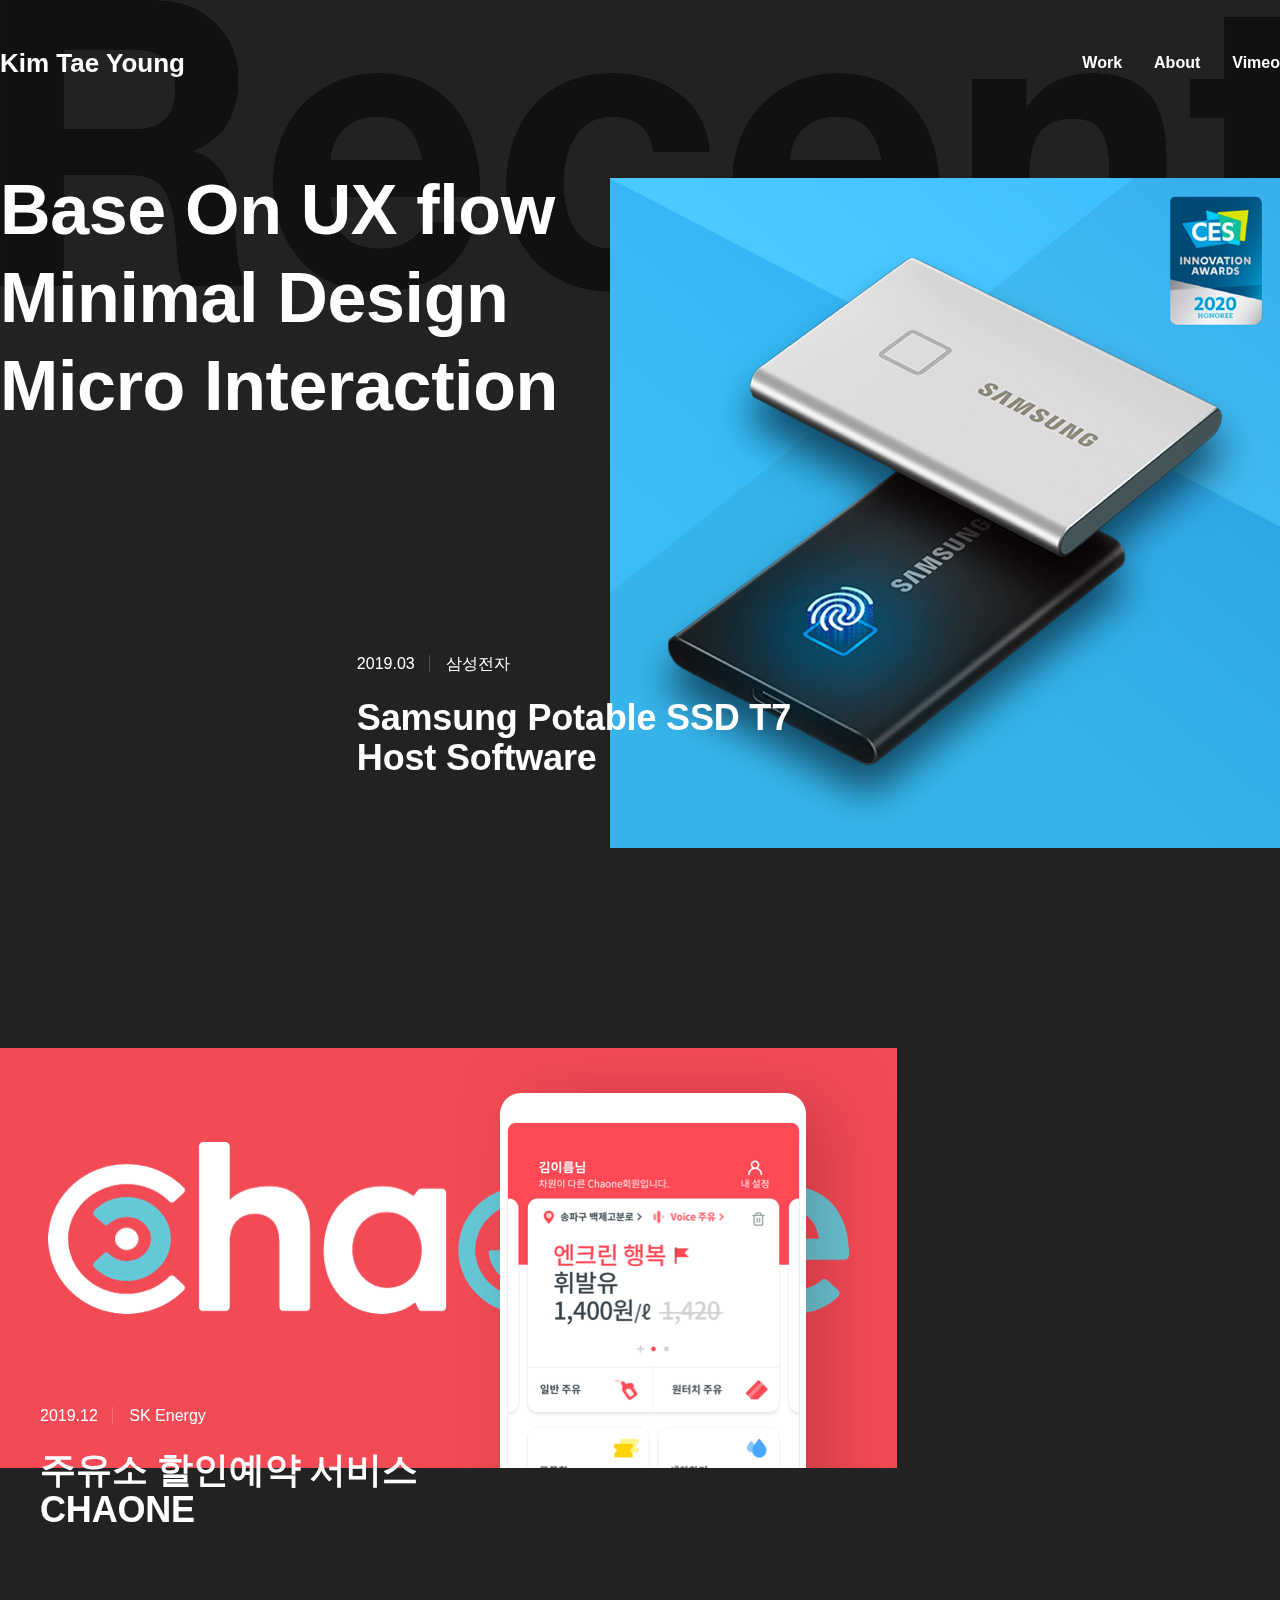
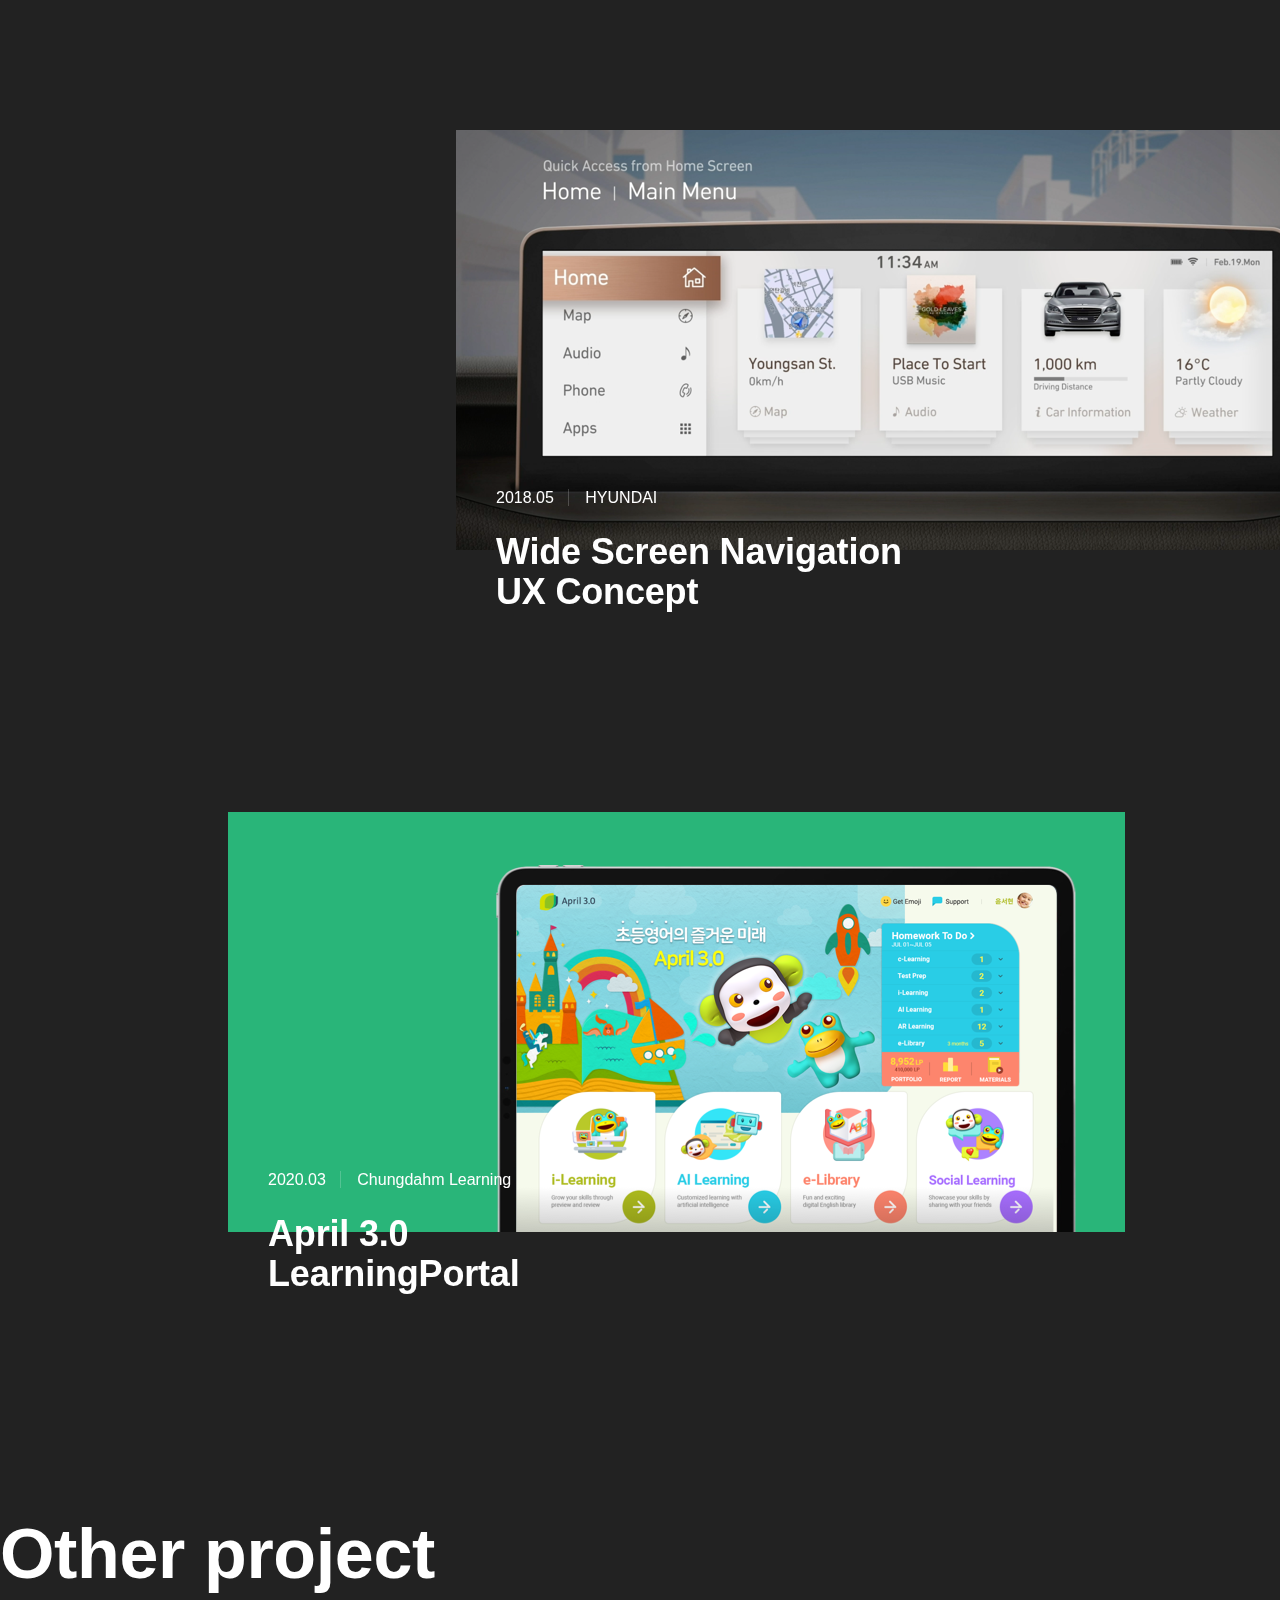
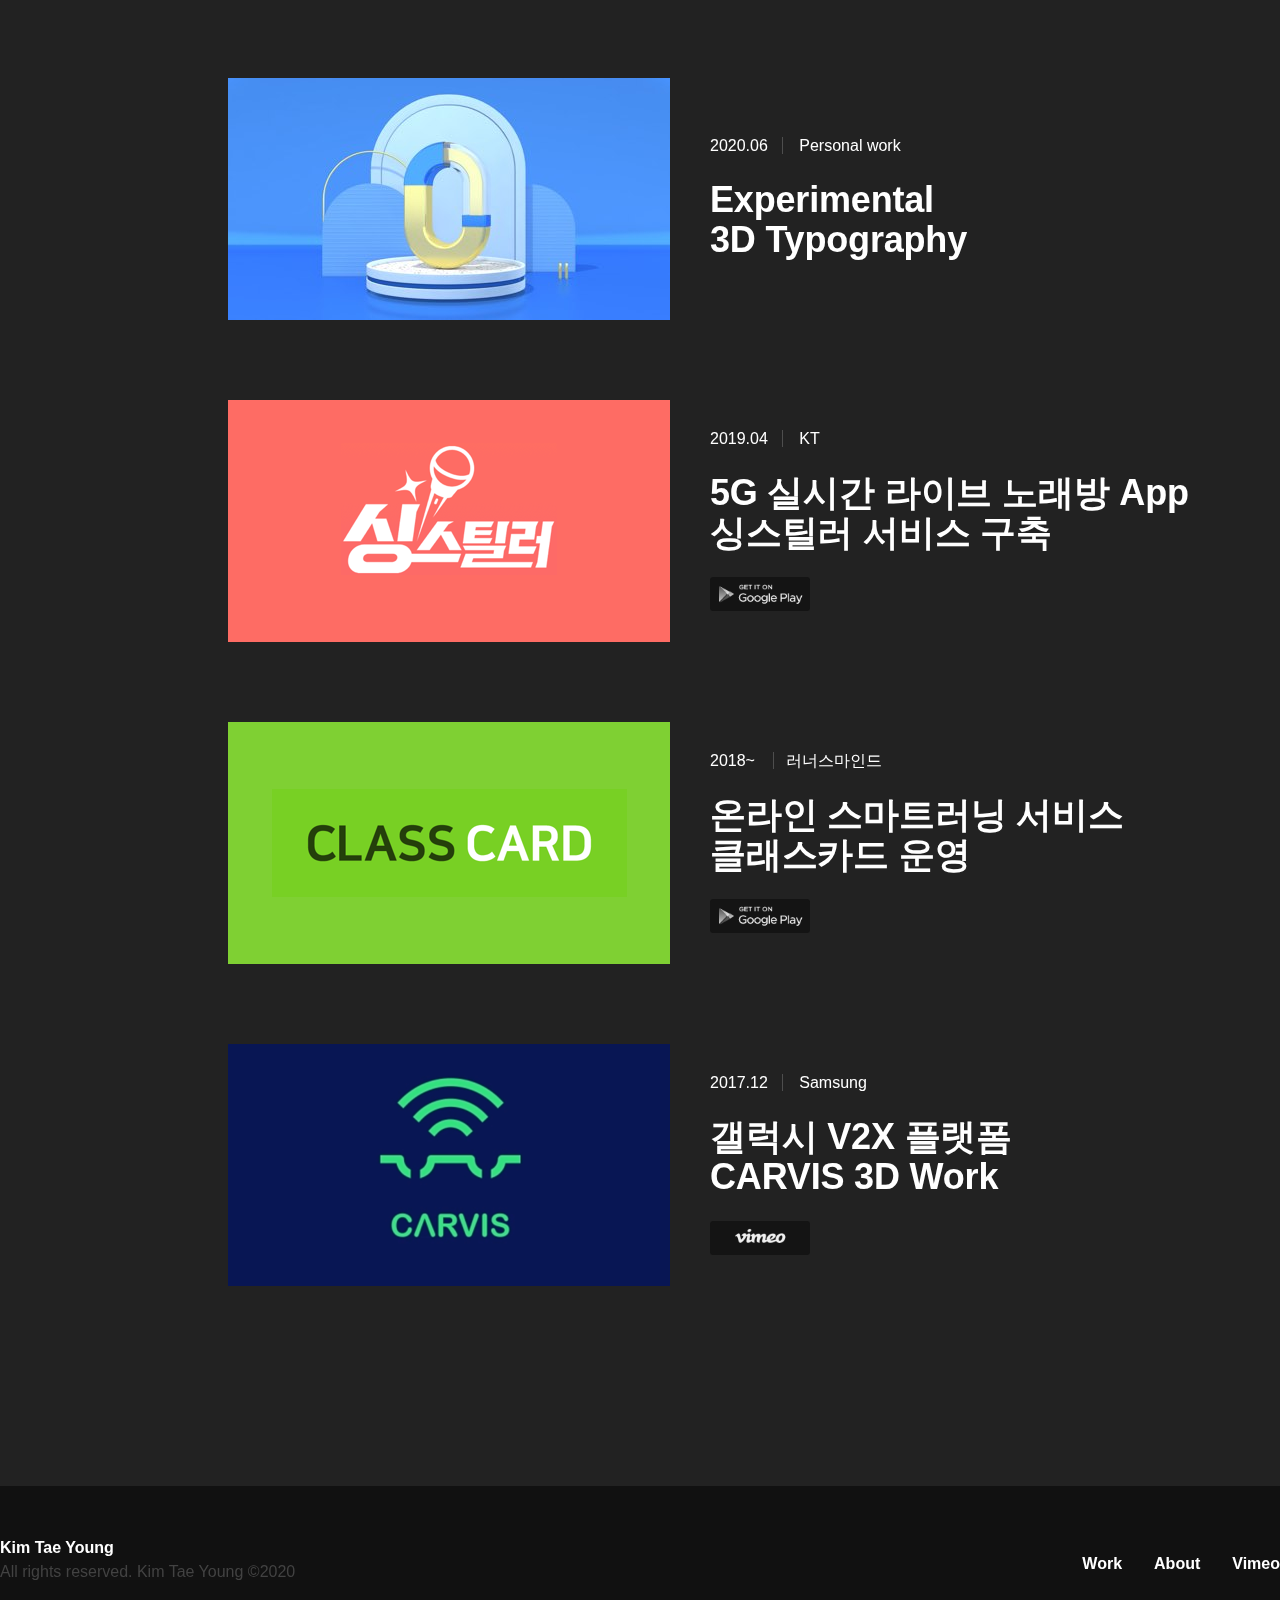
<file: index.html>
<!DOCTYPE html>
<html lang="en">
  <head>
    <!-- Global site tag (gtag.js) - Google Analytics -->
    <script
      async
      src="https://www.googletagmanager.com/gtag/js?id=UA-137899544-2"
    ></script>
    <script>
      window.dataLayer = window.dataLayer || [];
      function gtag() {
        dataLayer.push(arguments);
      }
      gtag("js", new Date());

      gtag("config", "UA-137899544-2");
    </script>
    <meta charset="UTF-8" />
    <meta name="viewport" content="width=device-width, initial-scale=1.0" />
    <title>Main | KimTaeYoung</title>
    <meta
      property="og:description"
      content="Designer Kim Tae Young's Portfolio Wesite"
    />
    <meta
      property="og:image"
      content="https://designerzero.github.io/images/link_thumbnail.jpg"
    />
    <link rel="shortcut icon" href="images/favicon.ico" />
    <link rel="stylesheet" href="reset.css" type="text/css" />
    <link rel="stylesheet" href="style.css" type="text/css" />
    <script type="text/javascript">
      if (screen.width <= 699) {
        document.location = "mobile.html";
      }
    </script>
    <script>
      function onloadevent() {
        document.getElementById("loader").style.opacity = "0";
      }
      function onloadevent() {
        document.getElementById("loader").style.display = "none";
      }

      window.onload = function () {
        onloadevent();
      };
    </script>
  </head>
  <body class="main_body">
    <div id="loader">
      <img src="images/Spinner-1s-234px.svg" />
    </div>

    <div class="max_1366">
      <header>
        <div class="logo">
          <a href="index.html">Kim Tae Young</a>
        </div>
        <div class="menu">
          <ul>
            <li><a href="index.html">Work</a></li>
            <li><a href="about.html">About</a></li>
            <li>
              <a href="https://vimeo.com/user1984009" target="_blank">Vimeo</a>
            </li>
          </ul>
        </div>
      </header>
      <main>
        <div class="title h1">
          Base On UX flow<br />
          Minimal Design <br />
          Micro Interaction
        </div>
        <div class="project_wrapper">
          <div></div>
          <div class="project_1">
            <div class="pj_info_a">
              <a href="project_1.html">
                <span>2019.03</span>
                <span>삼성전자</span>
                <div class="pj_title h2">
                  Samsung Potable SSD T7<br />Host Software
                </div>
              </a>
            </div>
            <div class="thumbnail_a">
              <img src="images/thumb_1.png" />
            </div>
          </div>
        </div>
        <div class="project_2">
          <div class="thumbnail_b"><img src="images/thumb_2.png" /></div>
          <div class="pj_info_b">
            <a href="project_2.html">
              <span>2019.12</span>
              <span>SK Energy</span>
              <div class="pj_title h2">주유소 할인예약 서비스 <br />CHAONE</div>
            </a>
          </div>
        </div>
        <div class="project_2 margin_456">
          <div class="thumbnail_b"><img src="images/thumb_3.png" /></div>
          <div class="pj_info_b">
            <a href="project_3.html">
              <span>2018.05</span>
              <span>HYUNDAI</span>
              <div class="pj_title h2">
                Wide Screen Navigation <br />UX Concept
              </div>
            </a>
          </div>
        </div>
        <div class="project_2 margin_228">
          <div class="thumbnail_b"><img src="images/thumb_4.png" /></div>
          <div class="pj_info_b">
            <a href="project_4.html">
              <span>2020.03</span>
              <span>Chungdahm Learning</span>
              <div class="pj_title h2">
                April 3.0<br />
                LearningPortal
              </div>
            </a>
          </div>
        </div>
        <div class="other_project">
          <div class="h1">
            Other project
          </div>
          <div class="project_3 margin_228">
            <div class="thumbnail_c"><img src="images/thumb_5.jpg" /></div>
            <div class="pj_info_c">
              <a href="project_5.html">
                <span>2020.06</span>
                <span>Personal work</span>

                <div class="pj_title h2">Experimental<br />3D Typography</div>
              </a>
            </div>
          </div>
          <div class="project_3 margin_228">
            <div class="thumbnail_c"><img src="images/thumb_6.png" /></div>
            <div class="pj_info_c">
              <a
                href="https://play.google.com/store/apps/details?id=com.dingastar.singstealer"
                target="_blank"
              >
                <span>2019.04</span>
                <span>KT</span>
                <div class="pj_title h2">
                  5G 실시간 라이브 노래방 App<br />싱스틸러 서비스 구축
                </div>
                <div class="store_icon">
                  <img src="images/playstore_icon.png" />
                </div>
              </a>
            </div>
          </div>
          <div class="project_3 margin_228">
            <div class="thumbnail_c"><img src="images/thumb_7.png" /></div>
            <div class="pj_info_c">
              <a
                href="https://play.google.com/store/apps/details?id=classcard.net"
                target="_blank"
              >
                <span>2018~ </span>
                <span>러너스마인드</span>
                <div class="pj_title h2">
                  온라인 스마트러닝 서비스<br />클래스카드 운영
                </div>
                <div class="store_icon">
                  <img src="images/playstore_icon.png" />
                </div>
              </a>
            </div>
          </div>
          <div class="project_3 margin_228">
            <div class="thumbnail_c"><img src="images/thumb_8.png" /></div>
            <div class="pj_info_c">
              <a href="https://vimeo.com/440325165" target="_blank">
                <span>2017.12</span>
                <span>Samsung</span>
                <div class="pj_title h2">
                  갤럭시 V2X 플랫폼 <br />CARVIS 3D Work
                </div>
                <div class="store_icon">
                  <img src="images/vimeo_icon.png" />
                </div>
              </a>
            </div>
          </div>
        </div>
      </main>
    </div>
    <footer>
      <div class="footer_wrapper">
        <div class="logo">
          Kim Tae Young<br />
          <span class="copyright"
            >All rights reserved. Kim Tae Young ©2020</span
          >
        </div>

        <div class="menu">
          <ul>
            <li><a href="index.html">Work</a></li>
            <li><a href="about.html">About</a></li>
            <li>
              <a href="https://vimeo.com/user1984009" target="_blank">Vimeo</a>
            </li>
          </ul>
        </div>
      </div>
    </footer>
    <div class="fixed_bg"></div>
  </body>
  <script>
    // var scrollPosition = window.scrollY || document.documentElement.scrollTop;
    // console.log(scrollPosition);
    // document.querySelector(".fixed_bg").style.backgroundPosition =
    //   "" + scrollPosition + " 0%";

    window.addEventListener("scroll", function () {
      var scrollPosition = window.scrollY || document.documentElement.scrollTop;
      document.querySelector(".fixed_bg").style.transform =
        "translateX(-" + scrollPosition + "px)";
    });
  </script>
  <!-- 아쉽지만 제이쿼리 -->
  <script
    src="https://code.jquery.com/jquery-3.5.1.min.js"
    integrity="sha256-9/aliU8dGd2tb6OSsuzixeV4y/faTqgFtohetphbbj0="
    crossorigin="anonymous"
  ></script>
</html>
</file>
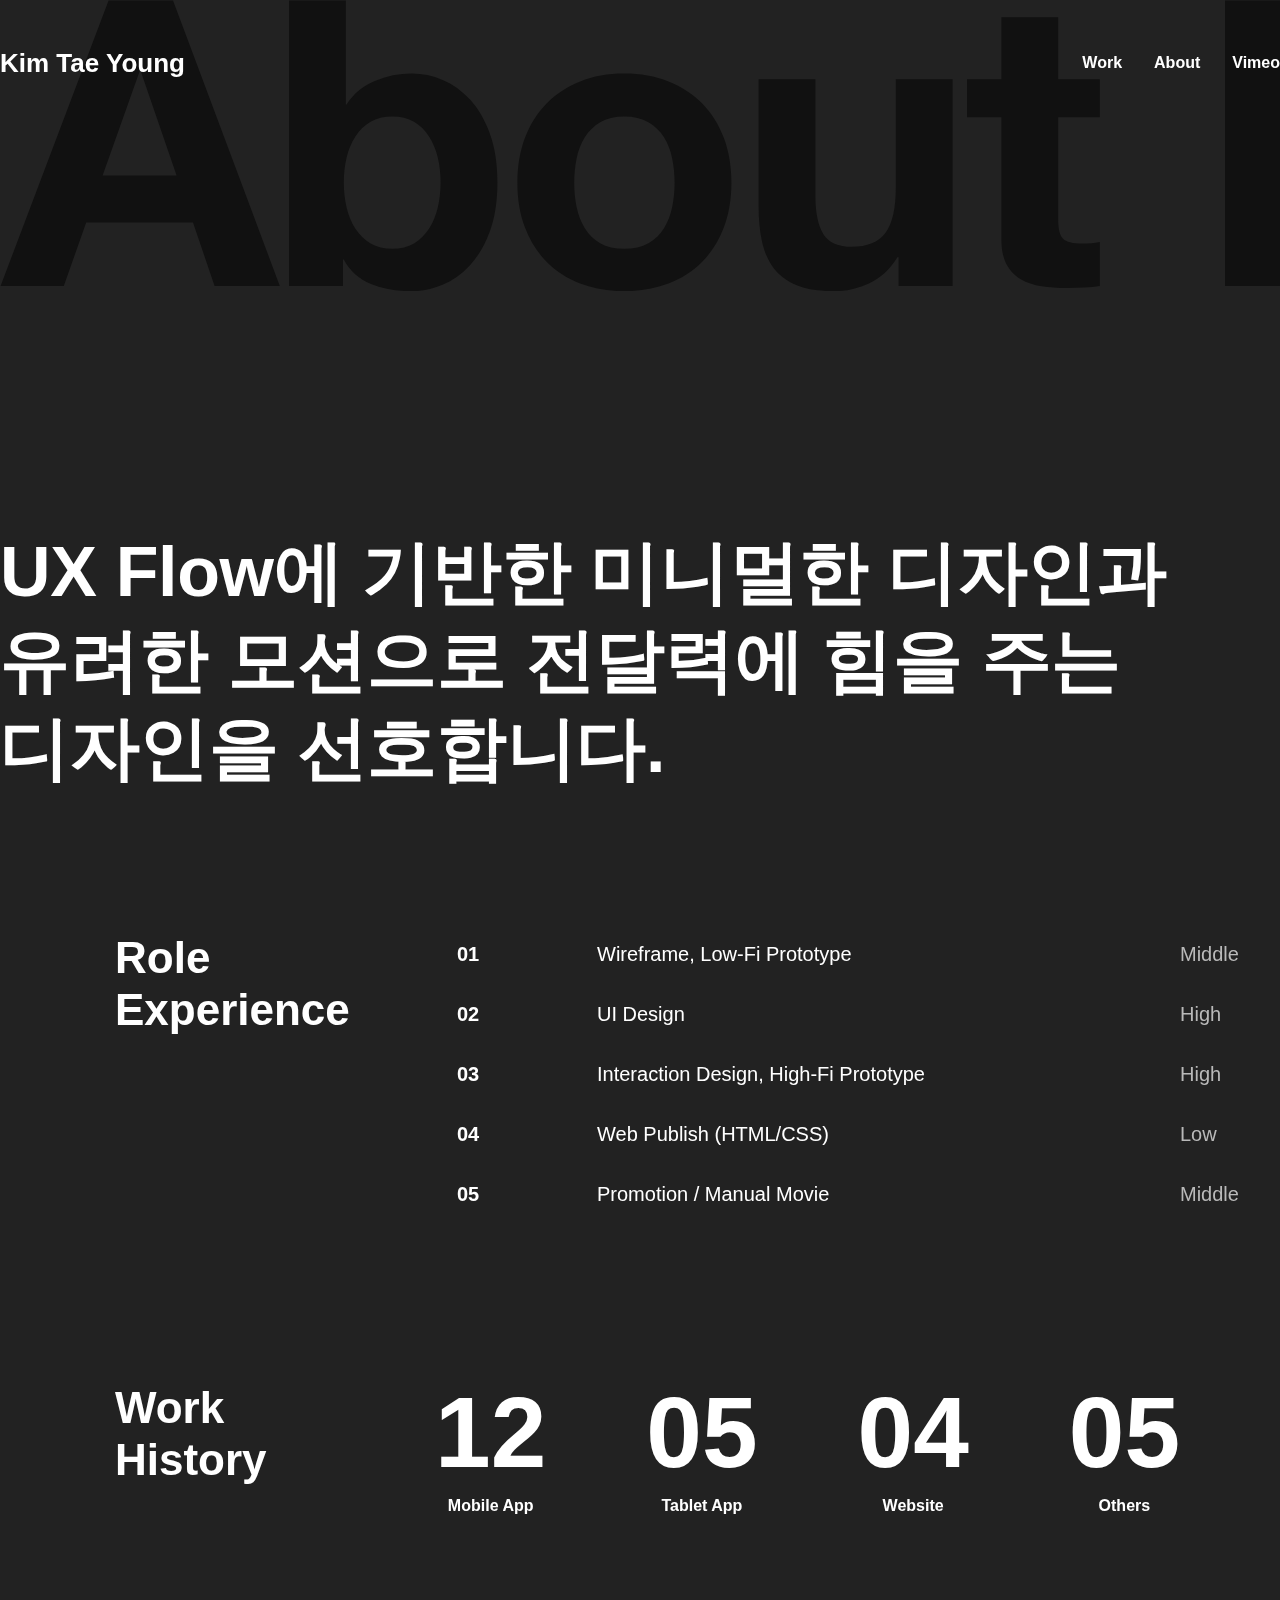
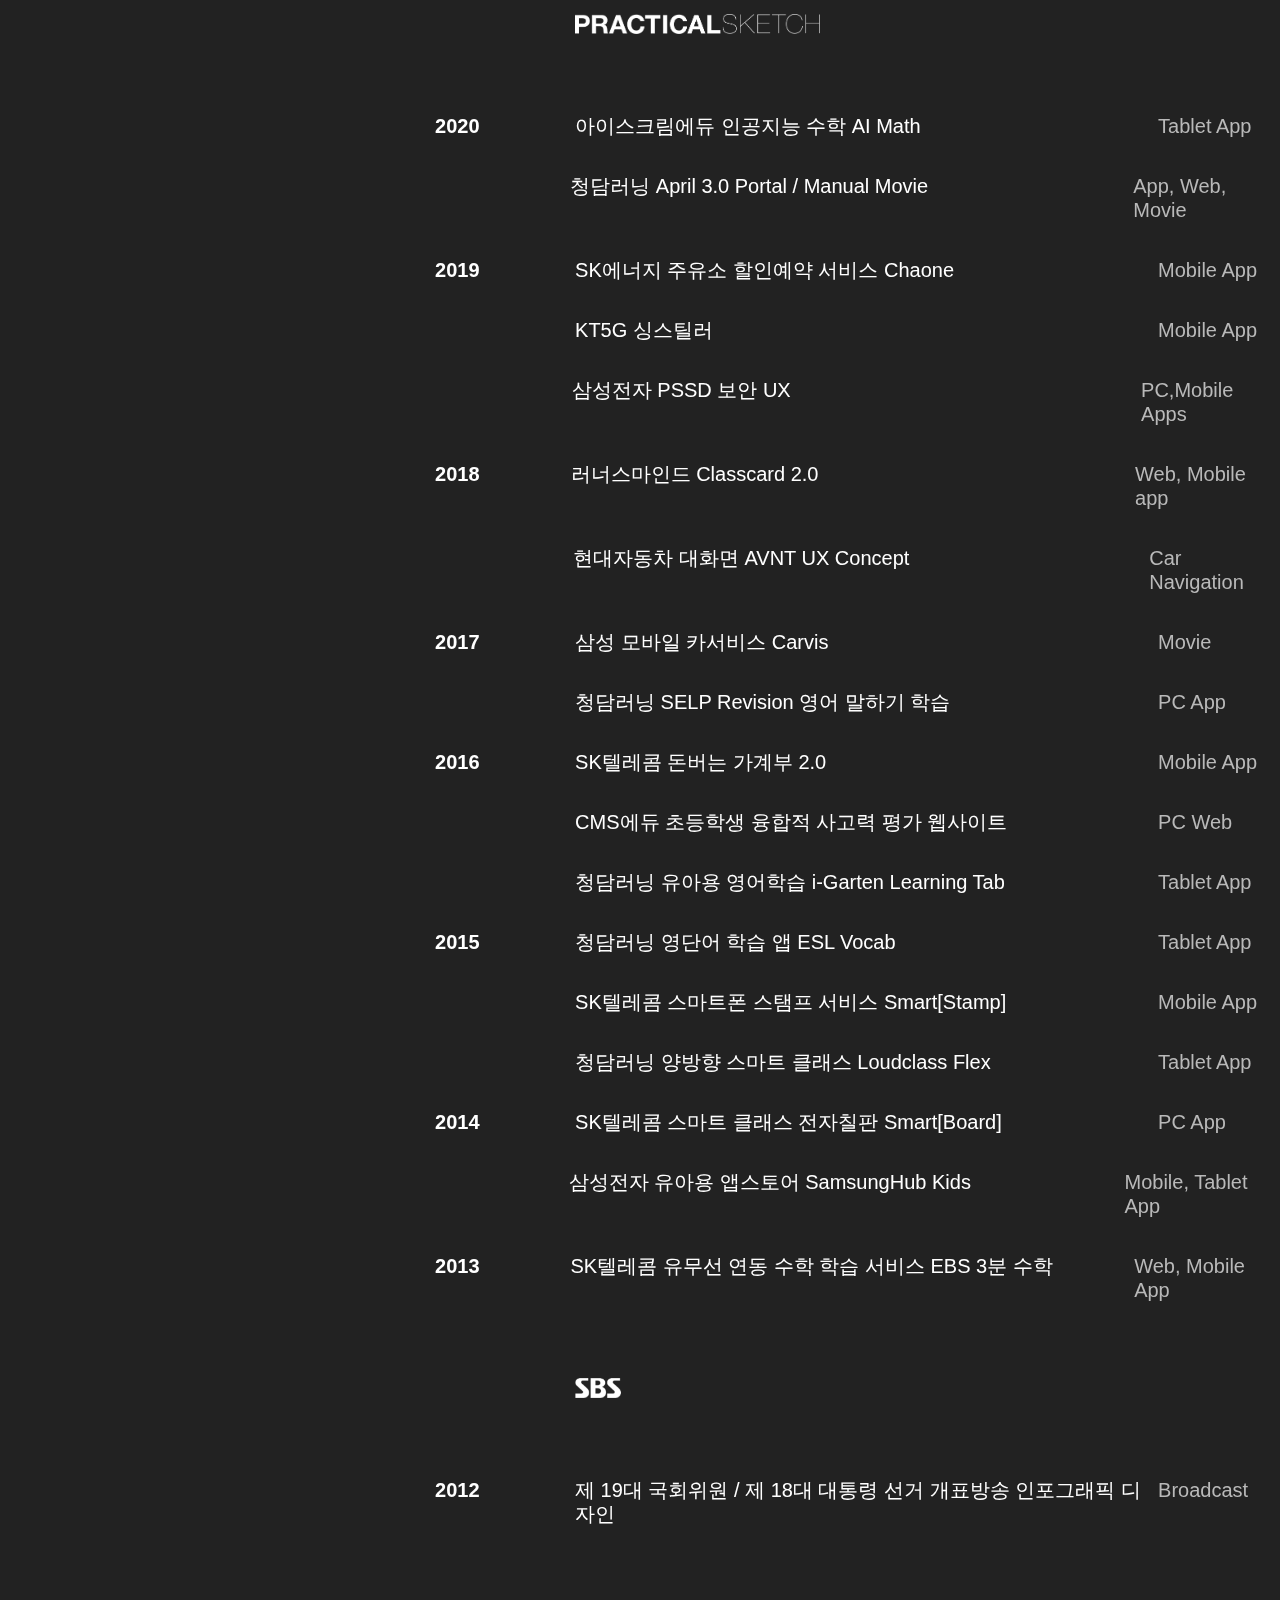
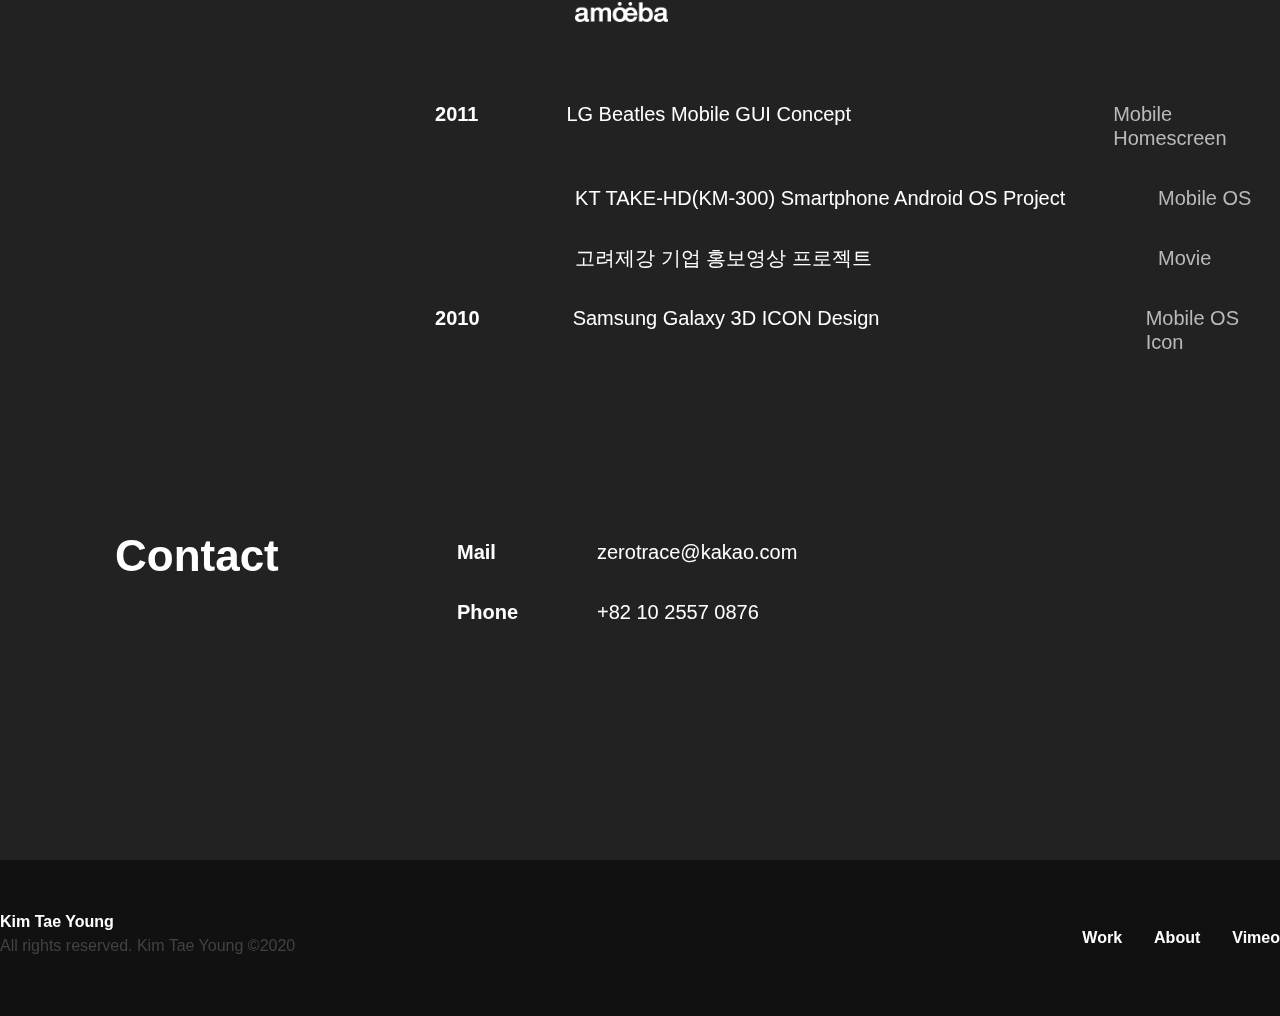
<file: about.html>
<!DOCTYPE html>
<html lang="en">
  <head>
    <!-- Global site tag (gtag.js) - Google Analytics -->
    <script
      async
      src="https://www.googletagmanager.com/gtag/js?id=UA-137899544-2"
    ></script>
    <script>
      window.dataLayer = window.dataLayer || [];
      function gtag() {
        dataLayer.push(arguments);
      }
      gtag("js", new Date());

      gtag("config", "UA-137899544-2");
    </script>
    <meta charset="UTF-8" />
    <meta name="viewport" content="width=device-width, initial-scale=1.0" />
    <title>About | KimTaeYoung</title>
    <meta
      property="og:description"
      content="Designer Kim Tae Young's Portfolio Wesite"
    />
    <meta
      property="og:image"
      content="https://designerzero.github.io/images/link_thumbnail.jpg"
    />
    <link rel="shortcut icon" href="images/favicon.ico" />
    <link rel="stylesheet" href="reset.css" type="text/css" />
    <link rel="stylesheet" href="style.css" type="text/css" />
    <script>
      function onloadevent() {
        document.getElementById("loader").style.opacity = "0";
      }
      function onloadevent() {
        document.getElementById("loader").style.display = "none";
      }

      window.onload = function () {
        onloadevent();
      };
    </script>
  </head>
  <body class="main_body">
    <div id="loader">
      <img src="images/Spinner-1s-234px.svg" />
    </div>
    <div class="max_1366">
      <header>
        <div class="logo">
          <a href="index.html">Kim Tae Young</a>
        </div>
        <div class="menu">
          <ul>
            <li><a href="index.html">Work</a></li>
            <li><a href="about.html">About</a></li>
            <li>
              <a href="https://vimeo.com/user1984009" target="_blank">Vimeo</a>
            </li>
          </ul>
        </div>
      </header>
      <main>
        <div class="title_about h1">
          UX Flow에 기반한 미니멀한 디자인과 <br />
          유려한 모션으로 전달력에 힘을 주는 <br />디자인을 선호합니다.
        </div>
        <div class="about_section">
          <div class="about_sub_title">Role<br />Experience</div>
          <ul>
            <li>
              <p>01</p>
              <p>Wireframe, Low-Fi Prototype</p>
              <p>Middle</p>
            </li>
            <li>
              <p>02</p>
              <p>UI Design</p>
              <p>High</p>
            </li>
            <li>
              <p>03</p>
              <p>Interaction Design, High-Fi Prototype</p>
              <p>High</p>
            </li>
            <li>
              <p>04</p>
              <p>Web Publish (HTML/CSS)</p>
              <p>Low</p>
            </li>
            <li>
              <p>05</p>
              <p>Promotion / Manual Movie</p>
              <p>Middle</p>
            </li>
          </ul>
        </div>
        <div class="about_section">
          <div class="about_sub_title">
            Work <br />
            History
          </div>
          <ul>
            <div class="summary_history">
              <ul>
                <li>
                  <div class="number">12</div>
                  <div class="summary_title">Mobile App</div>
                </li>
                <li>
                  <div class="number">05</div>
                  <div class="summary_title">Tablet App</div>
                </li>
                <li>
                  <div class="number">04</div>
                  <div class="summary_title">Website</div>
                </li>
                <li>
                  <div class="number">05</div>
                  <div class="summary_title">Others</div>
                </li>
              </ul>
            </div>
            <div class="company_logo_1">
              <img src="images/company_prsk.png" />
            </div>
            <li>
              <p>2020</p>
              <p>아이스크림에듀 인공지능 수학 AI Math</p>
              <p>Tablet App</p>
            </li>
            <li>
              <p></p>
              <p>청담러닝 April 3.0 Portal / Manual Movie</p>
              <p>App, Web, Movie</p>
            </li>
            <li>
              <p>2019</p>
              <p>SK에너지 주유소 할인예약 서비스 Chaone</p>
              <p>Mobile App</p>
            </li>
            <li>
              <p></p>
              <p>KT5G 싱스틸러</p>
              <p>Mobile App</p>
            </li>
            <li>
              <p></p>
              <p>삼성전자 PSSD 보안 UX</p>
              <p>PC,Mobile Apps</p>
            </li>
            <li>
              <p>2018</p>
              <p>러너스마인드 Classcard 2.0</p>
              <p>Web, Mobile app</p>
            </li>
            <li>
              <p></p>
              <p>현대자동차 대화면 AVNT UX Concept</p>
              <p>Car Navigation</p>
            </li>
            <li>
              <p>2017</p>
              <p>삼성 모바일 카서비스 Carvis</p>
              <p>Movie</p>
            </li>
            <li>
              <p></p>
              <p>청담러닝 SELP Revision 영어 말하기 학습</p>
              <p>PC App</p>
            </li>
            <li>
              <p>2016</p>
              <p>SK텔레콤 돈버는 가계부 2.0</p>
              <p>Mobile App</p>
            </li>
            <li>
              <p></p>
              <p>CMS에듀 초등학생 융합적 사고력 평가 웹사이트</p>
              <p>PC Web</p>
            </li>
            <li>
              <p></p>
              <p>청담러닝 유아용 영어학습 i-Garten Learning Tab</p>
              <p>Tablet App</p>
            </li>
            <li>
              <p>2015</p>
              <p>청담러닝 영단어 학습 앱 ESL Vocab</p>
              <p>Tablet App</p>
            </li>
            <li>
              <p></p>
              <p>SK텔레콤 스마트폰 스탬프 서비스 Smart[Stamp]</p>
              <p>Mobile App</p>
            </li>
            <li>
              <p></p>
              <p>청담러닝 양방향 스마트 클래스 Loudclass Flex</p>
              <p>Tablet App</p>
            </li>
            <li>
              <p>2014</p>
              <p>SK텔레콤 스마트 클래스 전자칠판 Smart[Board]</p>
              <p>PC App</p>
            </li>
            <li>
              <p></p>
              <p>삼성전자 유아용 앱스토어 SamsungHub Kids</p>
              <p>Mobile, Tablet App</p>
            </li>
            <li>
              <p>2013</p>
              <p>SK텔레콤 유무선 연동 수학 학습 서비스 EBS 3분 수학</p>
              <p>Web, Mobile App</p>
            </li>
            <div class="company_logo_2">
              <img src="images/company_sbs.png" />
            </div>
            <li>
              <p>2012</p>
              <p>
                제 19대 국회위원 / 제 18대 대통령 선거 개표방송 인포그래픽
                디자인
              </p>
              <p>Broadcast</p>
            </li>
            <div class="company_logo_2">
              <img src="images/company_amoeba.png" />
            </div>
            <li>
              <p>2011</p>
              <p>
                LG Beatles Mobile GUI Concept
              </p>
              <p>Mobile Homescreen</p>
            </li>
            <li>
              <p></p>
              <p>
                KT TAKE-HD(KM-300) Smartphone Android OS Project
              </p>
              <p>Mobile OS</p>
            </li>
            <li>
              <p></p>
              <p>
                고려제강 기업 홍보영상 프로젝트
              </p>
              <p>Movie</p>
            </li>

            <li>
              <p>2010</p>
              <p>
                Samsung Galaxy 3D ICON Design
              </p>
              <p>Mobile OS Icon</p>
            </li>
          </ul>
        </div>
        <div class="about_section">
          <div class="about_sub_title">
            Contact
          </div>
          <ul>
            <li>
              <p>Mail</p>
              <p>
                zerotrace@kakao.com
              </p>
              <p></p>
            </li>
            <li>
              <p>Phone</p>
              <p>
                +82 10 2557 0876
              </p>
              <p></p>
            </li>
          </ul>
        </div>
      </main>
    </div>
    <div class="about_bg"></div>
    <footer>
      <div class="footer_wrapper">
        <div class="logo">
          Kim Tae Young<br />
          <span class="copyright"
            >All rights reserved. Kim Tae Young ©2020</span
          >
        </div>
        <div class="menu">
          <ul>
            <li><a href="index.html">Work</a></li>
            <li><a href="about.html">About</a></li>
            <li>
              <a href="https://vimeo.com/user1984009" target="_blank">Vimeo</a>
            </li>
          </ul>
        </div>
      </div>
    </footer>
  </body>

  <script>
    // var scrollPosition = window.scrollY || document.documentElement.scrollTop;
    // console.log(scrollPosition);

    window.addEventListener("scroll", function () {
      var scrollPosition = window.scrollY || document.documentElement.scrollTop;
      document.querySelector(".about_bg").style.transform =
        "translateX(-" + scrollPosition + "px)";
    });
  </script>
  <script
    src="https://code.jquery.com/jquery-3.5.1.min.js"
    integrity="sha256-9/aliU8dGd2tb6OSsuzixeV4y/faTqgFtohetphbbj0="
    crossorigin="anonymous"
  ></script>
</html>
</file>
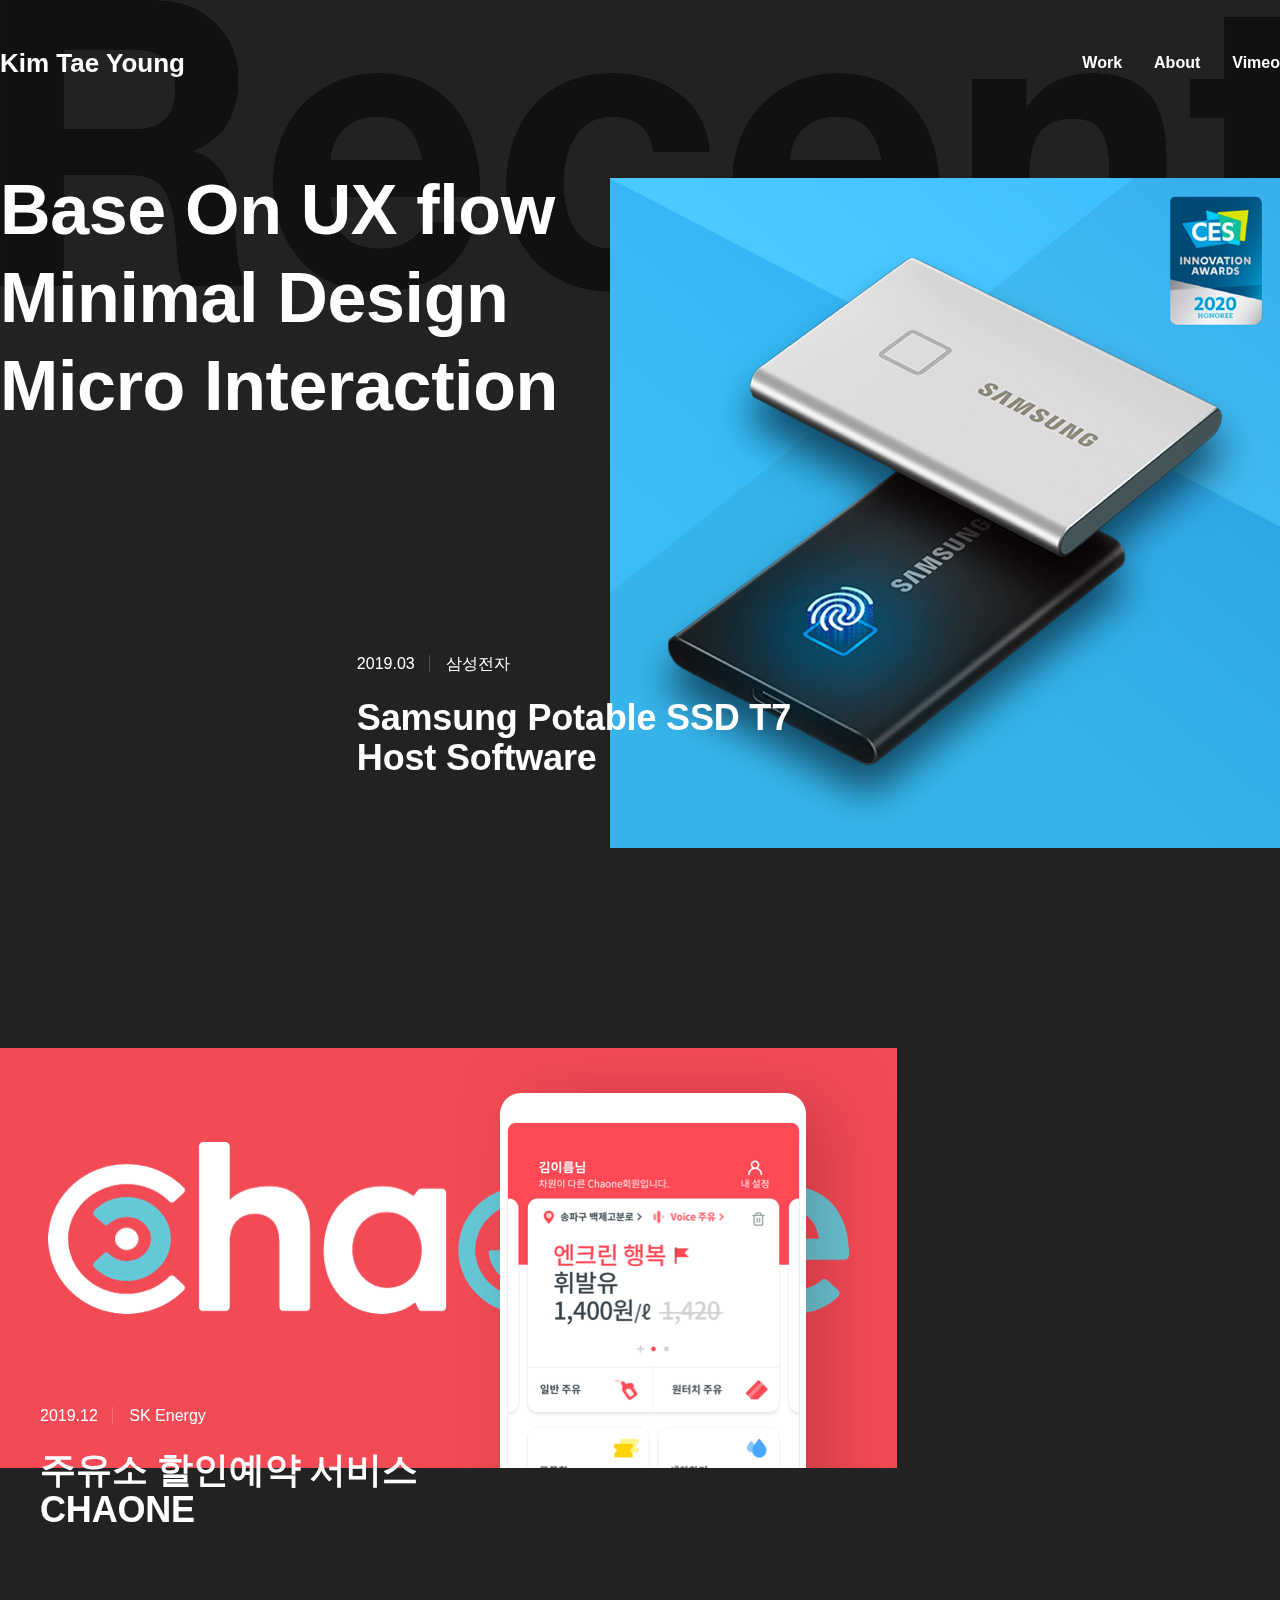
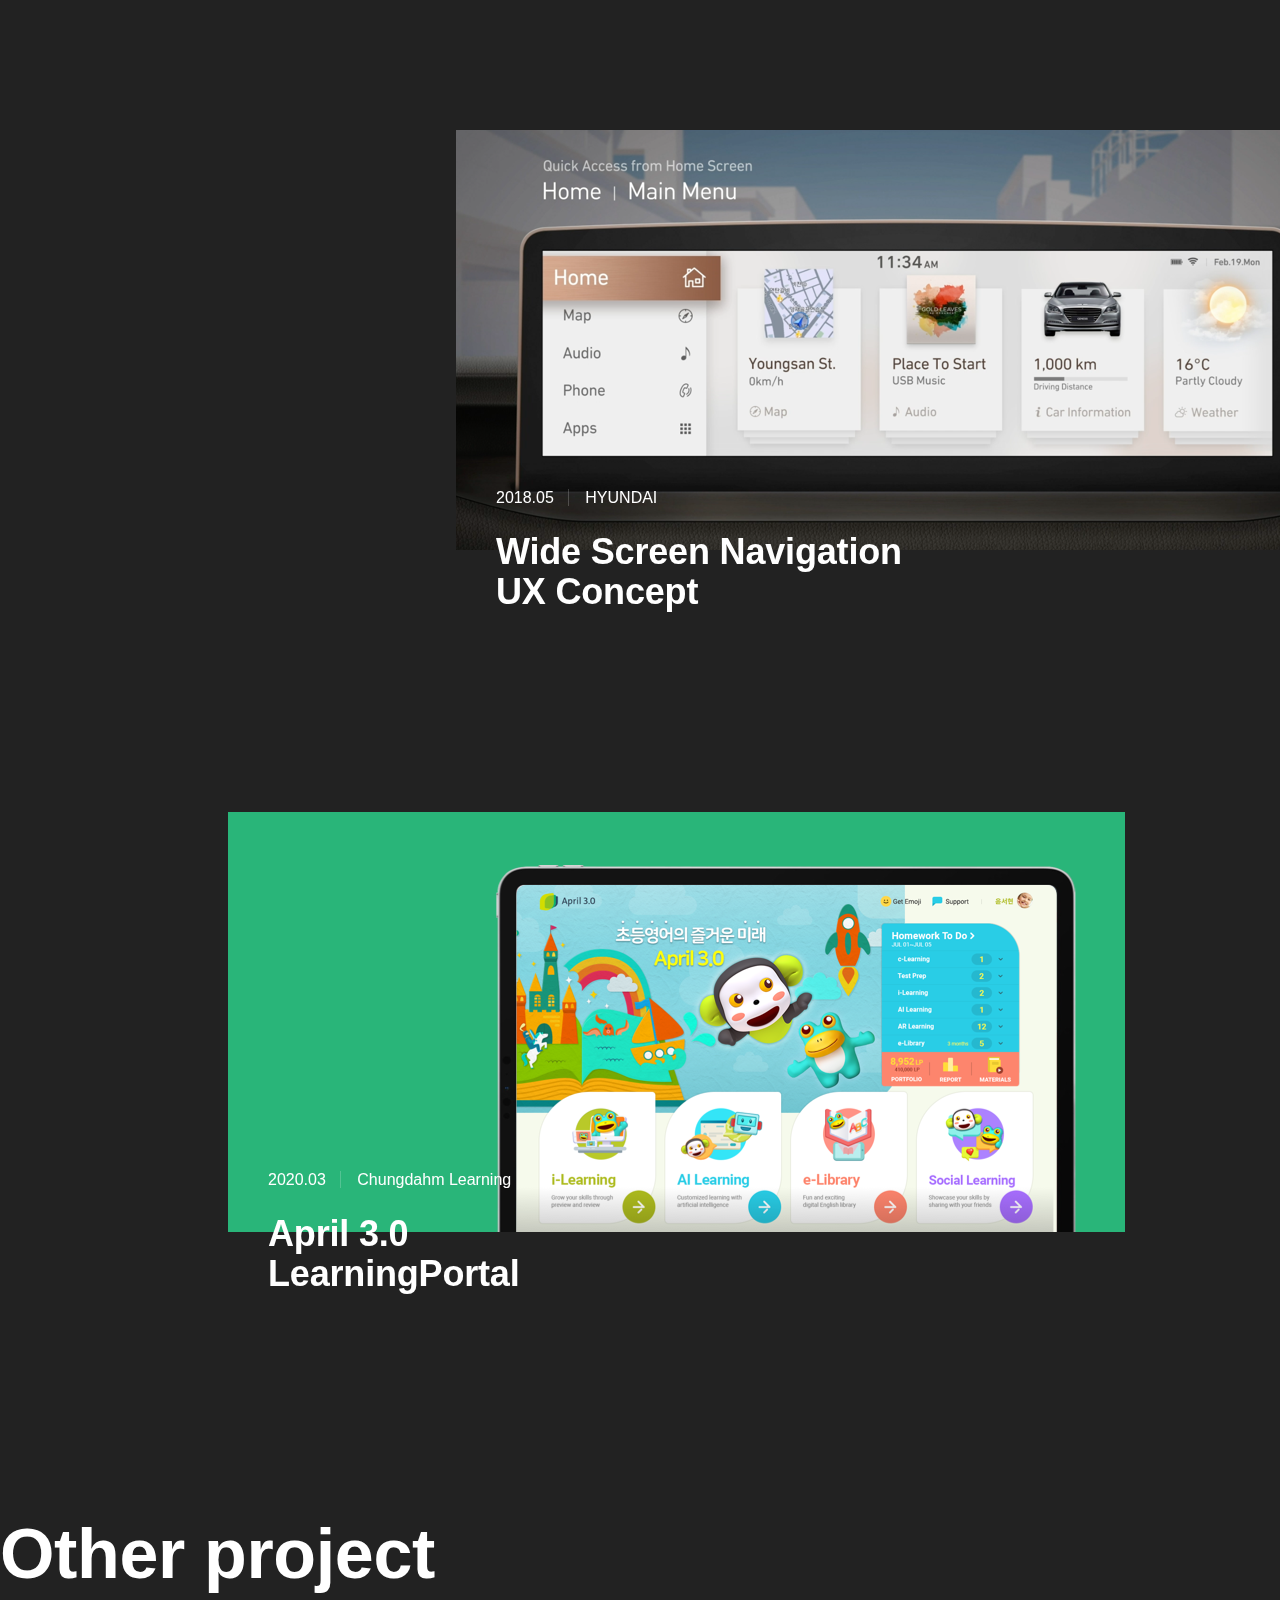
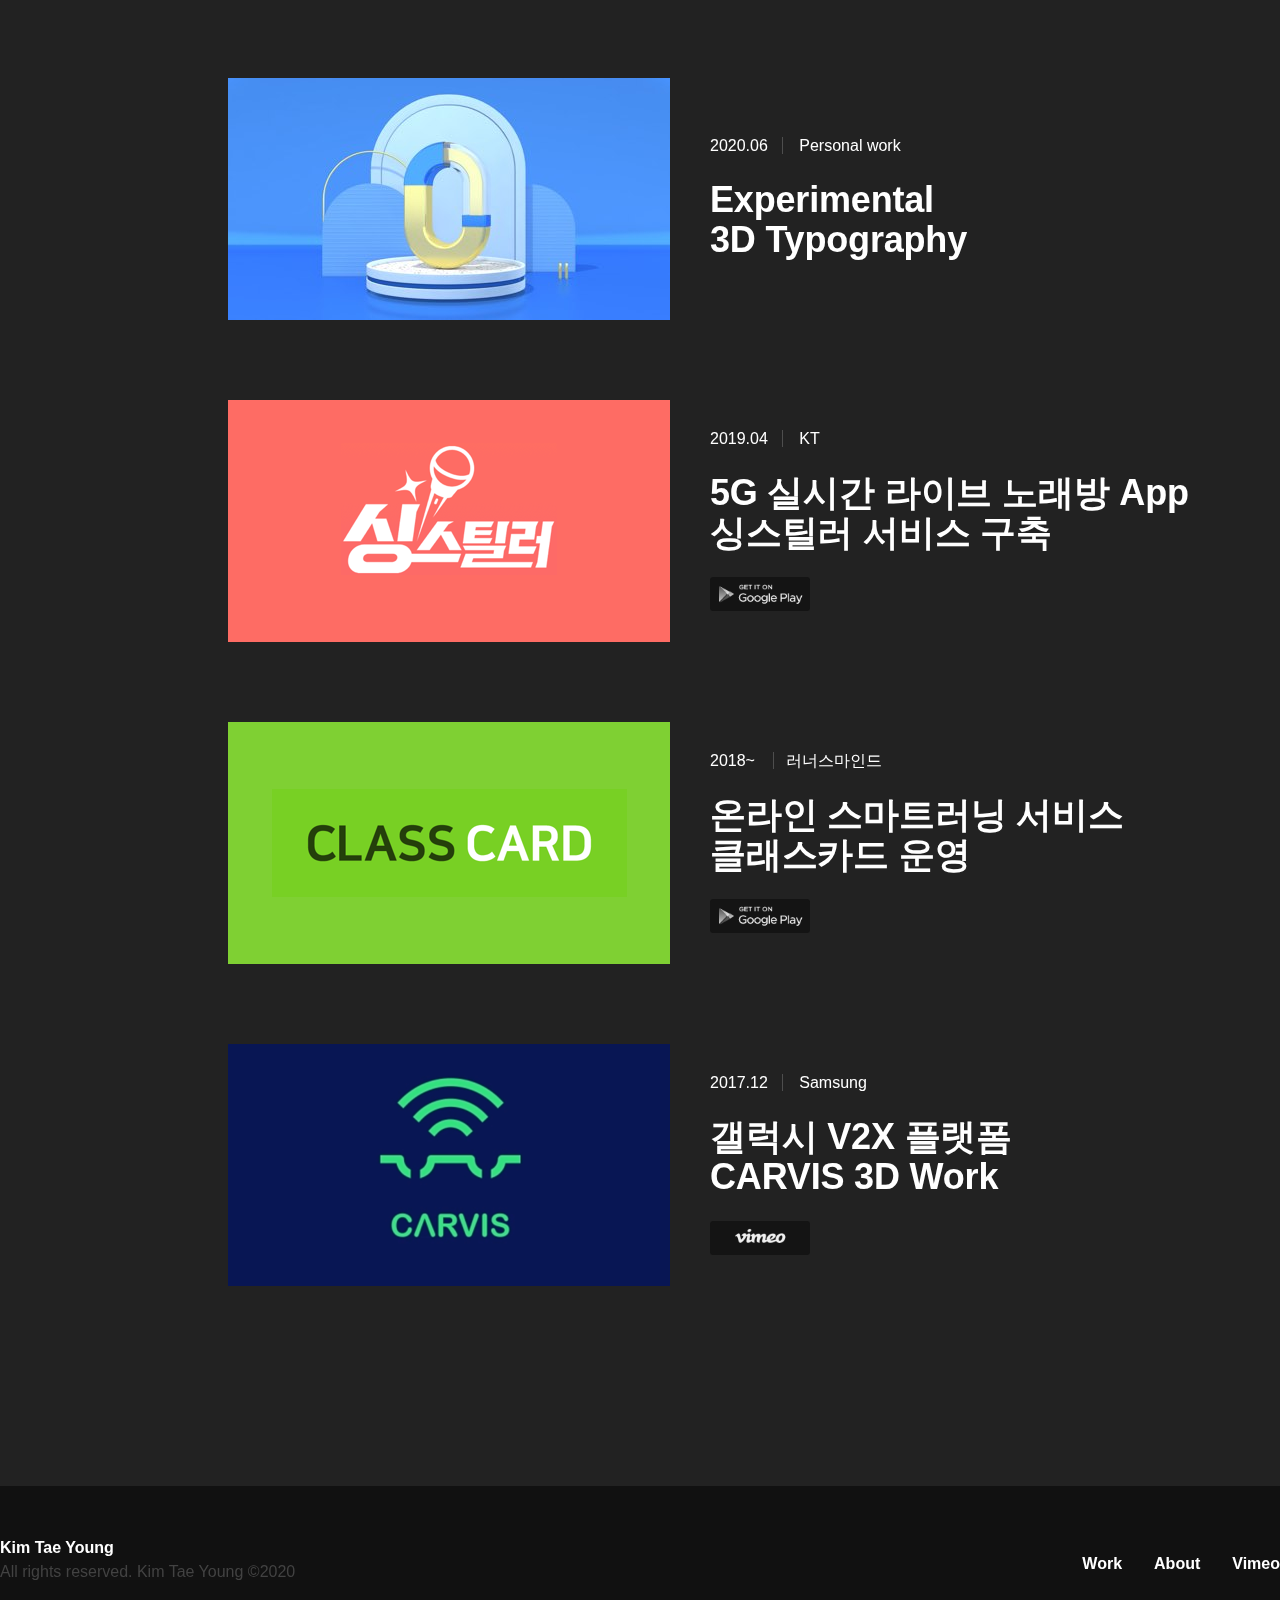
<file: mobile.html>
<!DOCTYPE html>
<html lang="en">
  <head>
    <meta charset="UTF-8" />
    <meta name="viewport" content="width=device-width, initial-scale=1.0" />
    <title>Main | KimTaeYoung</title>
    <link rel="stylesheet" href="reset.css" type="text/css" />
    <link rel="stylesheet" href="style.css" type="text/css" />
    <script type="text/javascript">
      if (screen.width >= 699) {
        document.location = "index.html";
      }
    </script>

    <script>
      function onloadevent() {
        document.getElementById("loader").style.opacity = "0";
      }
      function onloadevent() {
        document.getElementById("loader").style.display = "none";
      }

      window.onload = function () {
        onloadevent();
      };
    </script>
  </head>
  <body class="mobile_body">
    <div id="loader">
      <img src="images/Spinner-1s-234px.svg" />
    </div>
    <header>
      Kim Tae Young
    </header>
    <main>
      <h1>Minimal Design <br />Effective Motion <br />Base On UX flow</h1>
      <h2>
        미니멀 디자인에 유려한 모션으로 <br />심미성과 전달력에 힘을 주는
        <br />작업을 좋아합니다.
      </h2>
    </main>
    <footer class="mobile_footer">
      <div class="contact">
        <p class="contact_title">Mail</p>
        <p>zerotrace@kakao.com</p>
        <br />
        <p class="contact_title">Phone</p>
        <p>+82 10 2557 0876</p>
      </div>
      <div class="notice">
        <h2>포트폴리오 및 경력사항은 PC에서 확인 부탁드립니다.</h2>
      </div>
    </footer>
  </body>

  <script>
    // var scrollPosition = window.scrollY || document.documentElement.scrollTop;
    // console.log(scrollPosition);

    window.addEventListener("scroll", function () {
      var scrollPosition = window.scrollY || document.documentElement.scrollTop;
      document.querySelector(".about_bg").style.transform =
        "translateX(-" + scrollPosition + "px)";
    });
  </script>
  <script
    src="https://code.jquery.com/jquery-3.5.1.min.js"
    integrity="sha256-9/aliU8dGd2tb6OSsuzixeV4y/faTqgFtohetphbbj0="
    crossorigin="anonymous"
  ></script>
</html>
</file>
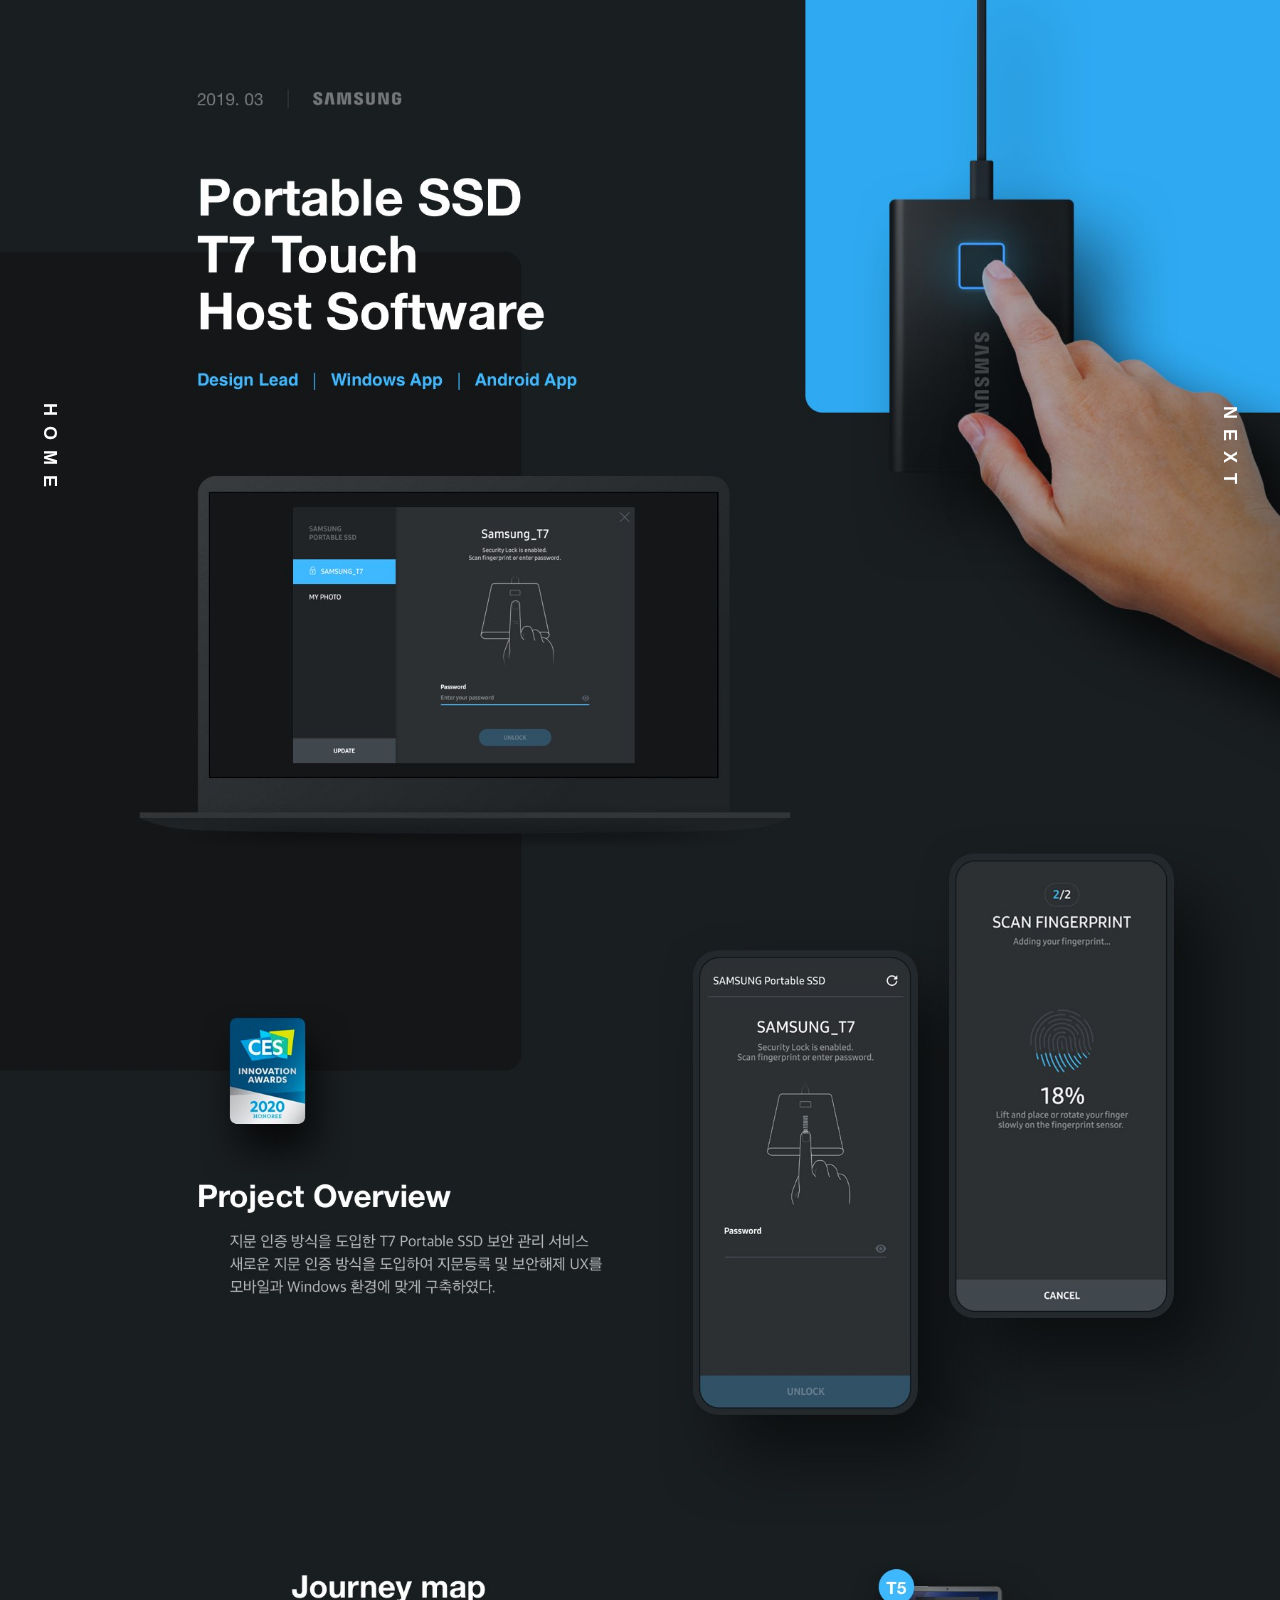
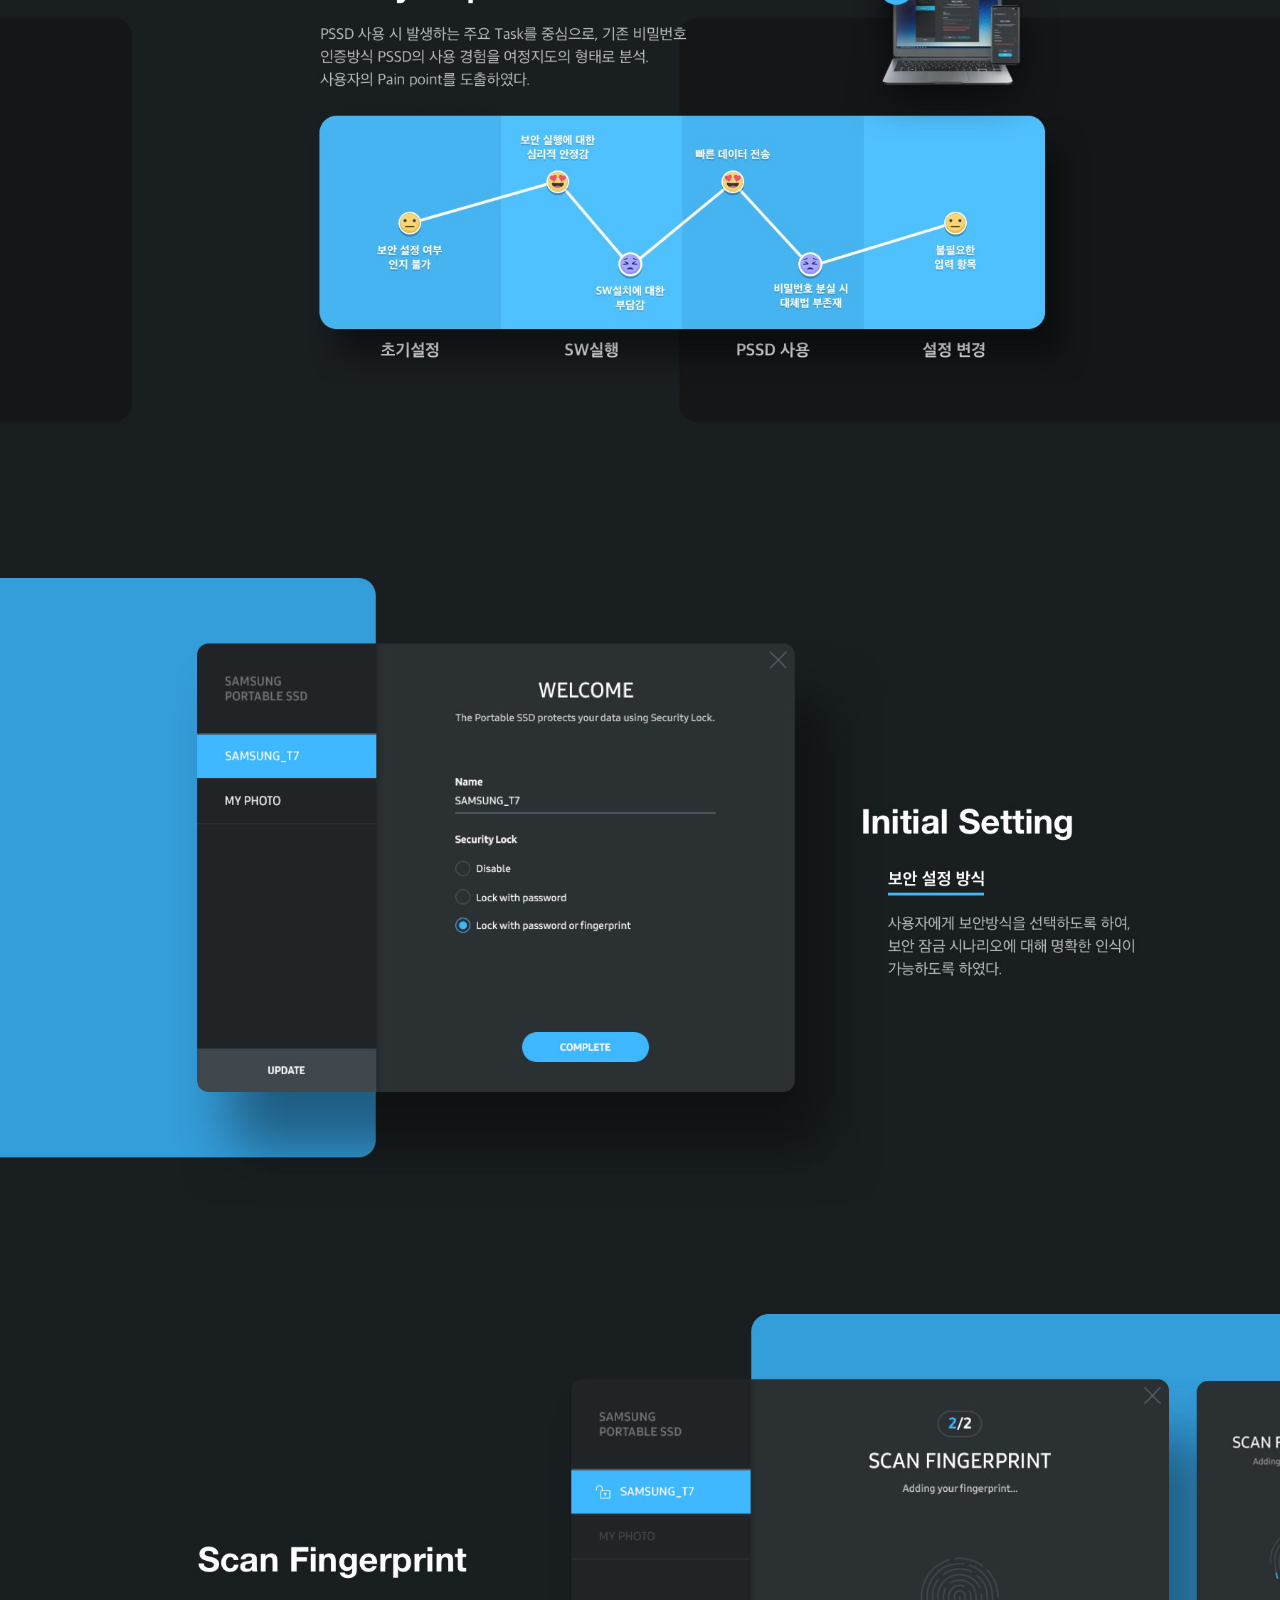
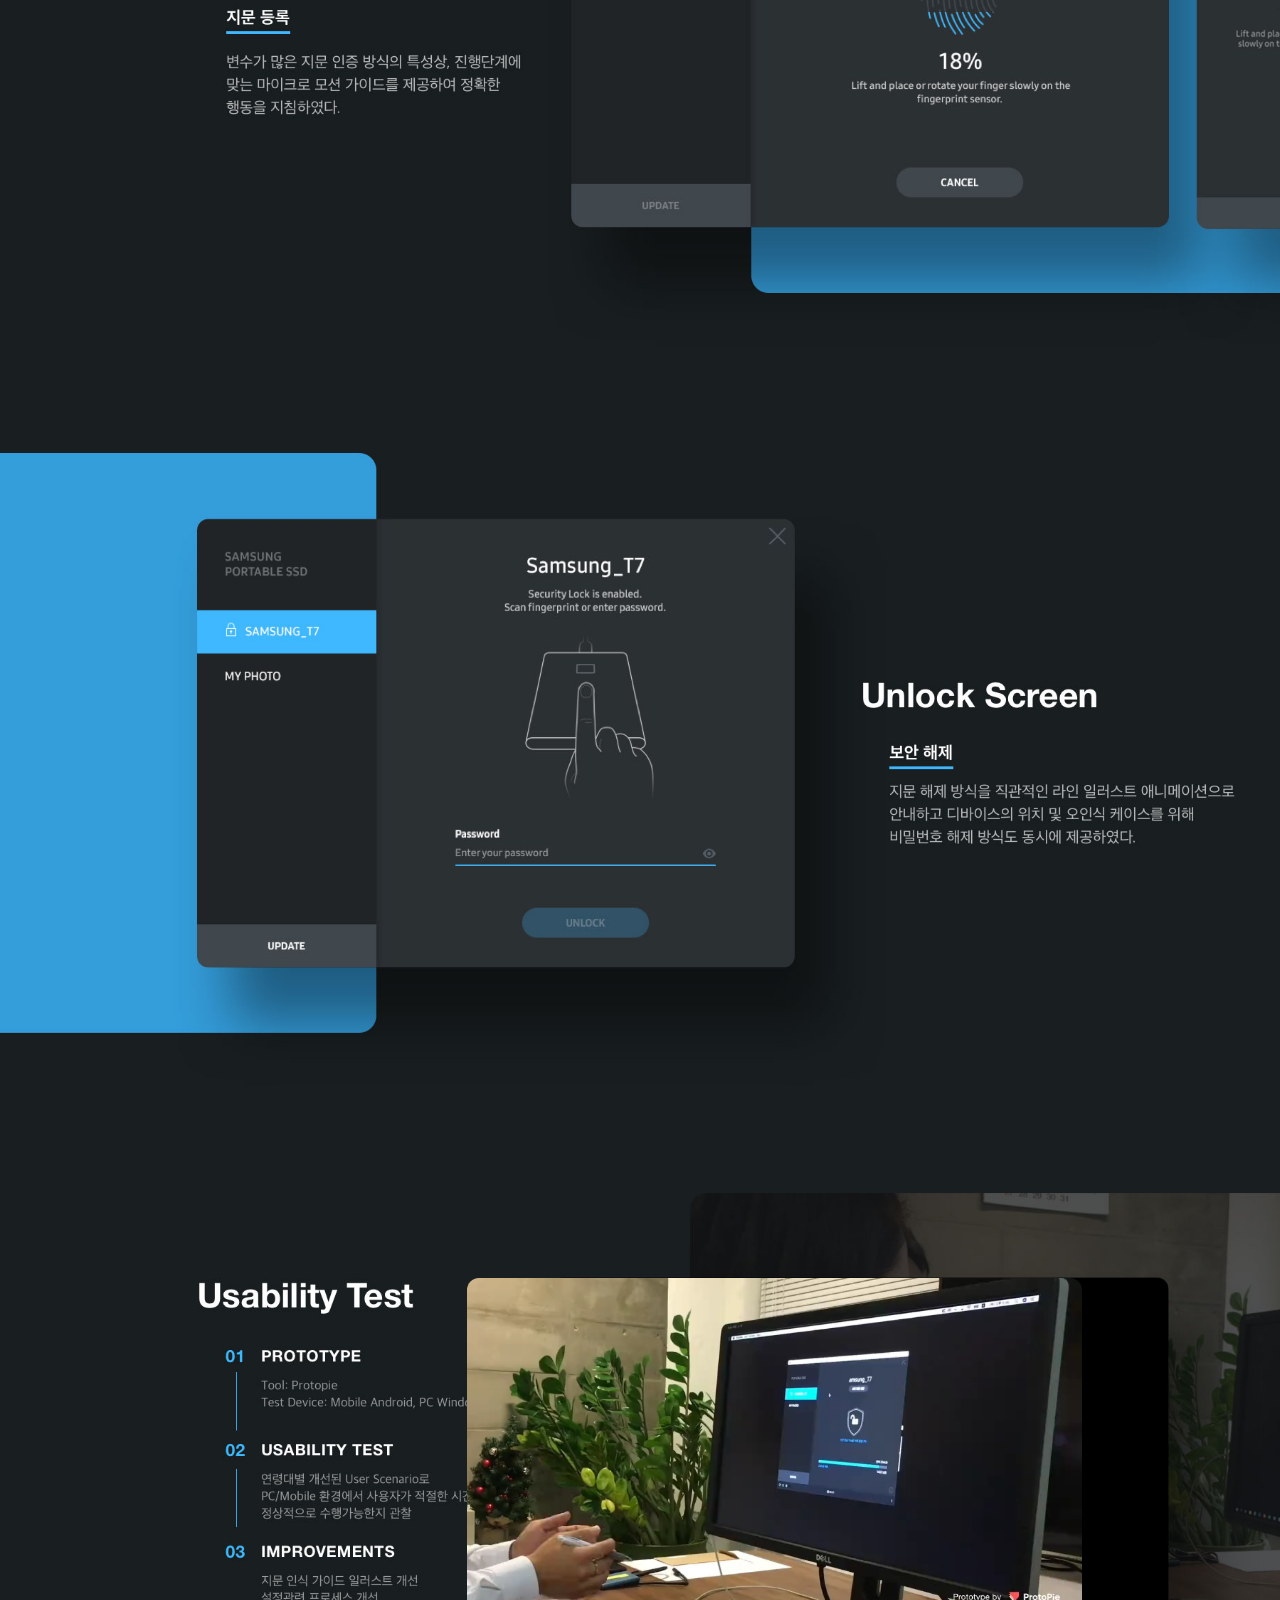
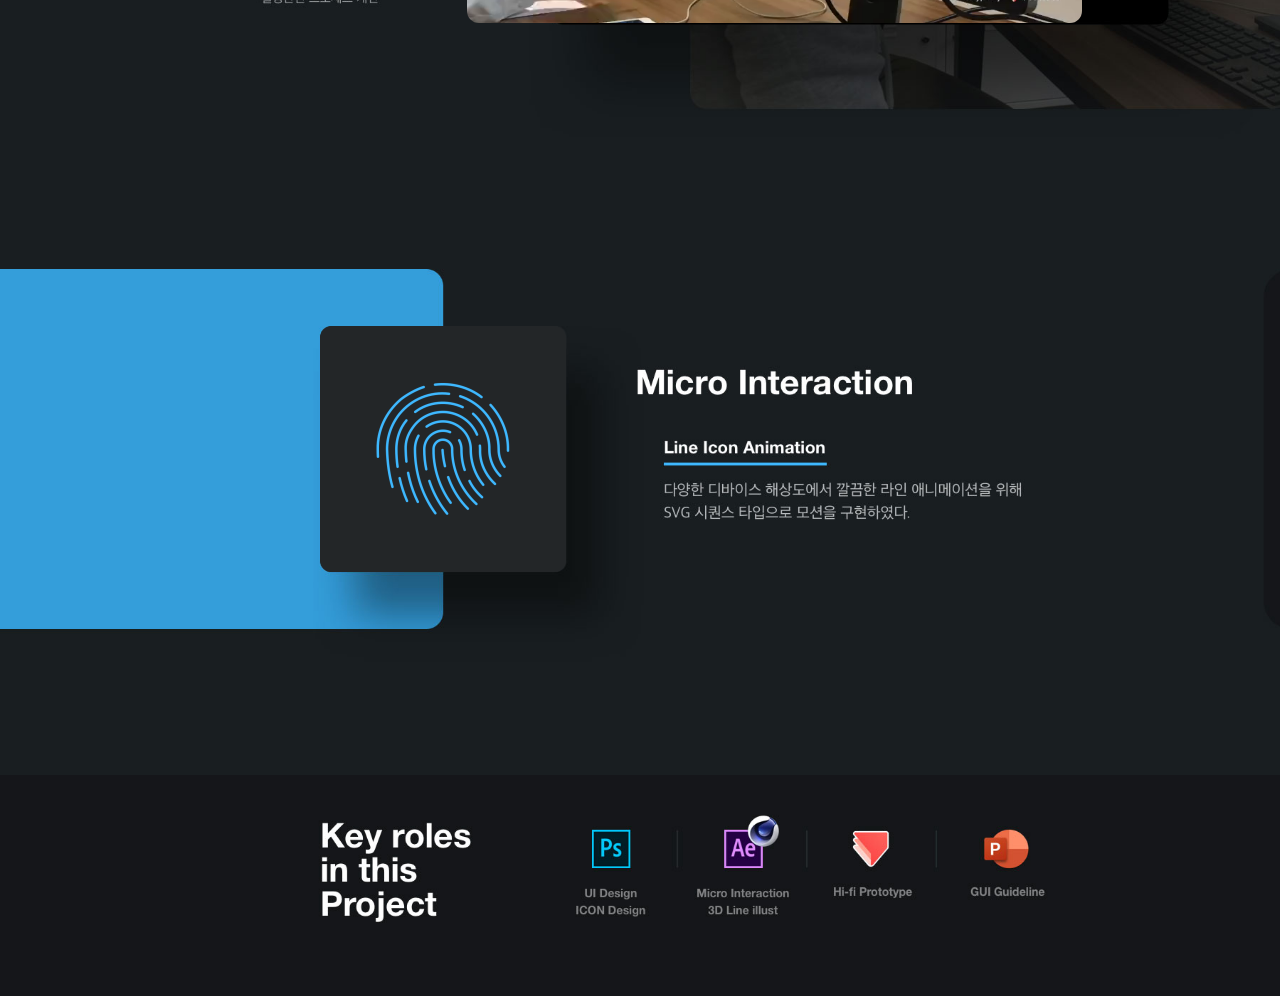
<file: project_1.html>
<!DOCTYPE html>
<html lang="en">
  <head>
    <meta charset="UTF-8" />
    <meta name="viewport" content="width=device-width, initial-scale=1.0" />
    <title>Project | KimTaeYoung</title>
    <meta
      property="og:description"
      content="Designer Kim Tae Young's Portfolio Wesite"
    />
    <meta
      property="og:image"
      content="https://designerzero.github.io/images/link_thumbnail.jpg"
    />
    <link rel="shortcut icon" href="images/favicon.ico" />
    <link rel="stylesheet" href="reset.css" type="text/css" />
    <link rel="stylesheet" href="style.css" type="text/css" />
    <script>
      function onloadevent() {
        document.getElementById("loader").style.opacity = "0";
      }
      function onloadevent() {
        document.getElementById("loader").style.display = "none";
      }

      window.onload = function () {
        onloadevent();
      };
    </script>
  </head>
  <body>
    <div id="loader">
      <img src="images/Spinner-1s-234px.svg" />
    </div>
    <div class="max_1366">
      <section class="pj_detail">
        <img src="images/pj_1_detail_1.jpg" />
      </section>
      <section class="pj_detail">
        <img src="images/pj_1_detail_2.jpg" />
      </section>
      <section class="pj_detail">
        <img src="images/pj_1_detail_3.jpg" />
        <video
          class="pj_1_0_video"
          src="videos/pj_1_0.mp4"
          playsinline=""
          autoplay="autoplay"
          muted="muted"
          loop="loop"
          class="demo-video__video"
        ></video>
      </section>
      <section class="pj_detail">
        <img src="images/pj_1_detail_4.jpg" />
        <video
          class="pj_1_1_video"
          src="videos/pj_1_1.mp4"
          playsinline=""
          autoplay="autoplay"
          muted="muted"
          loop="loop"
          class="demo-video__video"
        ></video>
      </section>
      <section class="pj_detail">
        <img src="images/pj_1_detail_5.jpg" />
        <video
          class="pj_1_2_video"
          src="videos/pj_1_2.mp4"
          playsinline=""
          autoplay="autoplay"
          muted="muted"
          loop="loop"
          class="demo-video__video"
        ></video>
      </section>
      <section class="pj_detail">
        <div class="apng"></div>
        <img src="images/pj_1_detail_6.jpg" />
      </section>
      <section class="pj_detail">
        <img src="images/pj_1_detail_end.jpg" />
      </section>
    </div>
    <nav class="close_area">
      <div class="go_index"><a href="index.html">HOME</a></div>
      <div class="go_next_pj"><a href="project_2.html"> NEXT</a></div>
    </nav>
    <!-- 아쉽지만 제이쿼리 -->
    <script
      src="https://code.jquery.com/jquery-3.5.1.min.js"
      integrity="sha256-9/aliU8dGd2tb6OSsuzixeV4y/faTqgFtohetphbbj0="
      crossorigin="anonymous"
    ></script>
  </body>
</html>
</file>
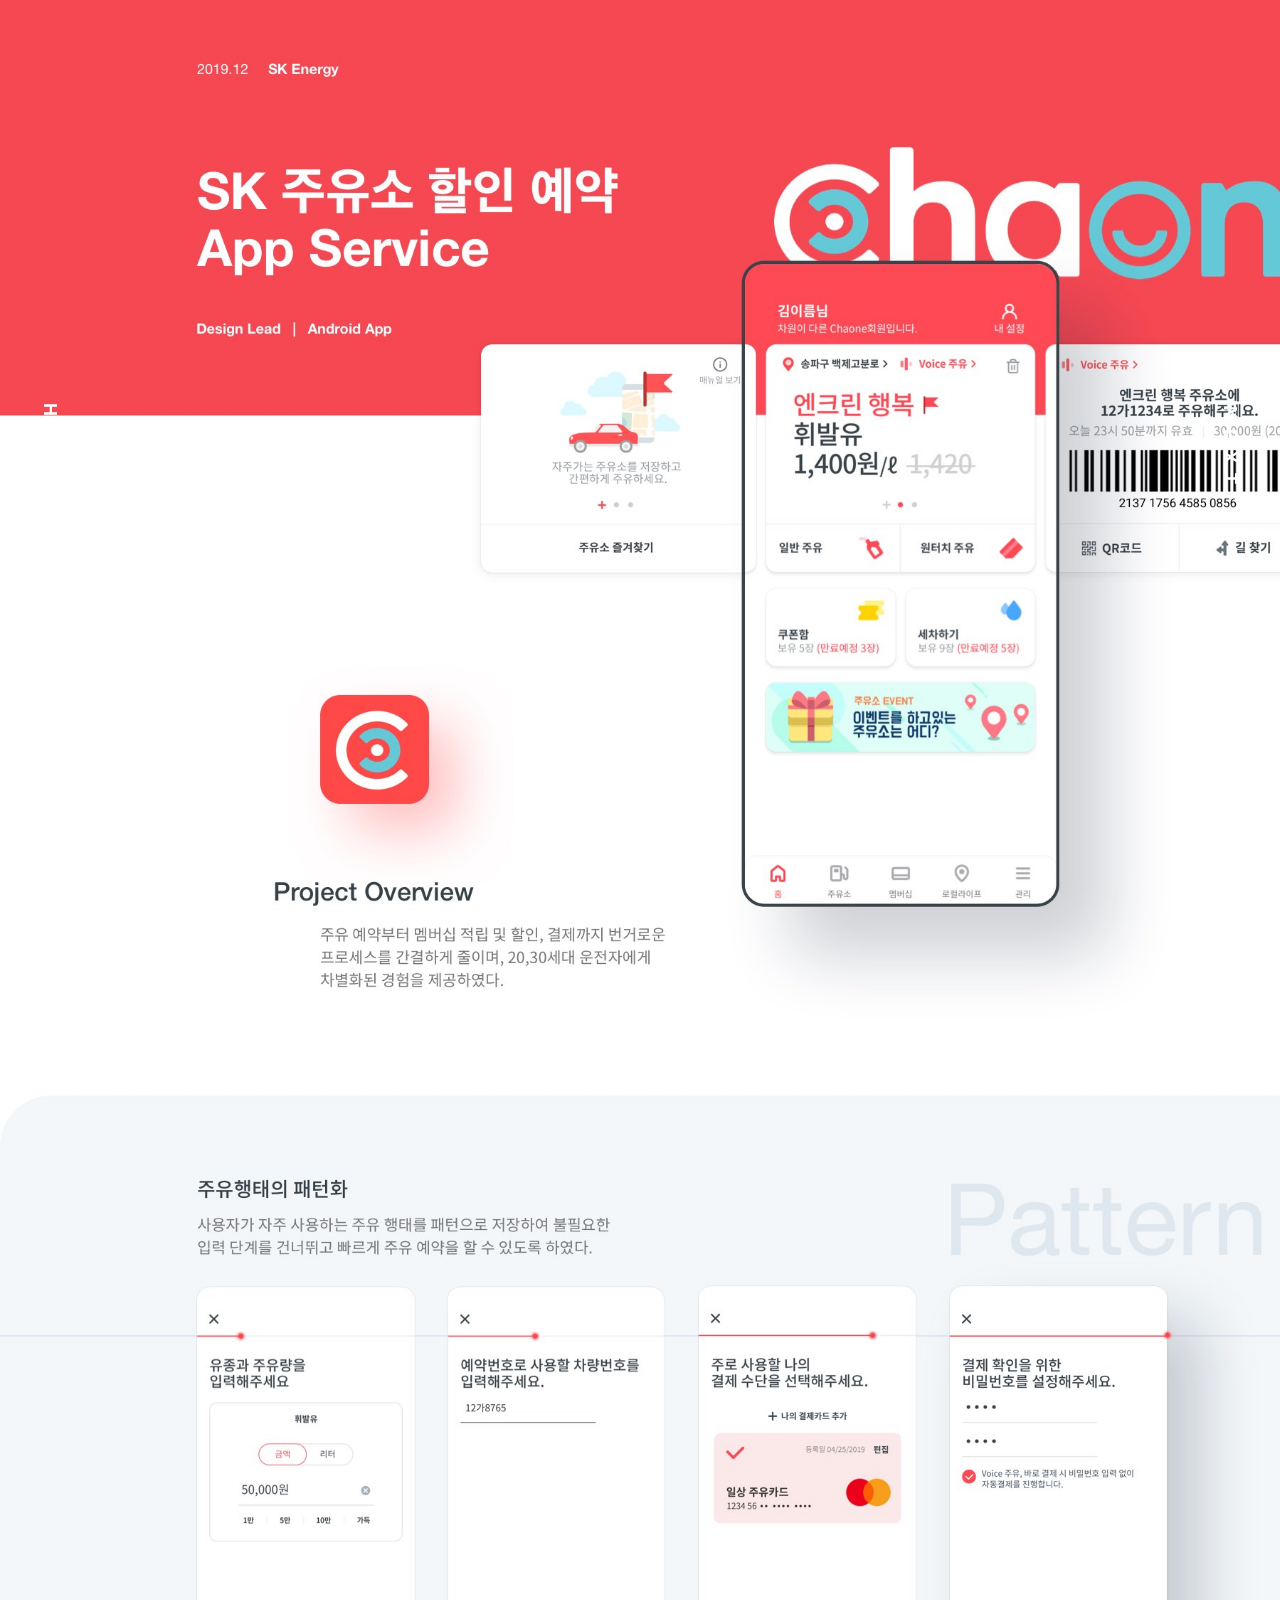
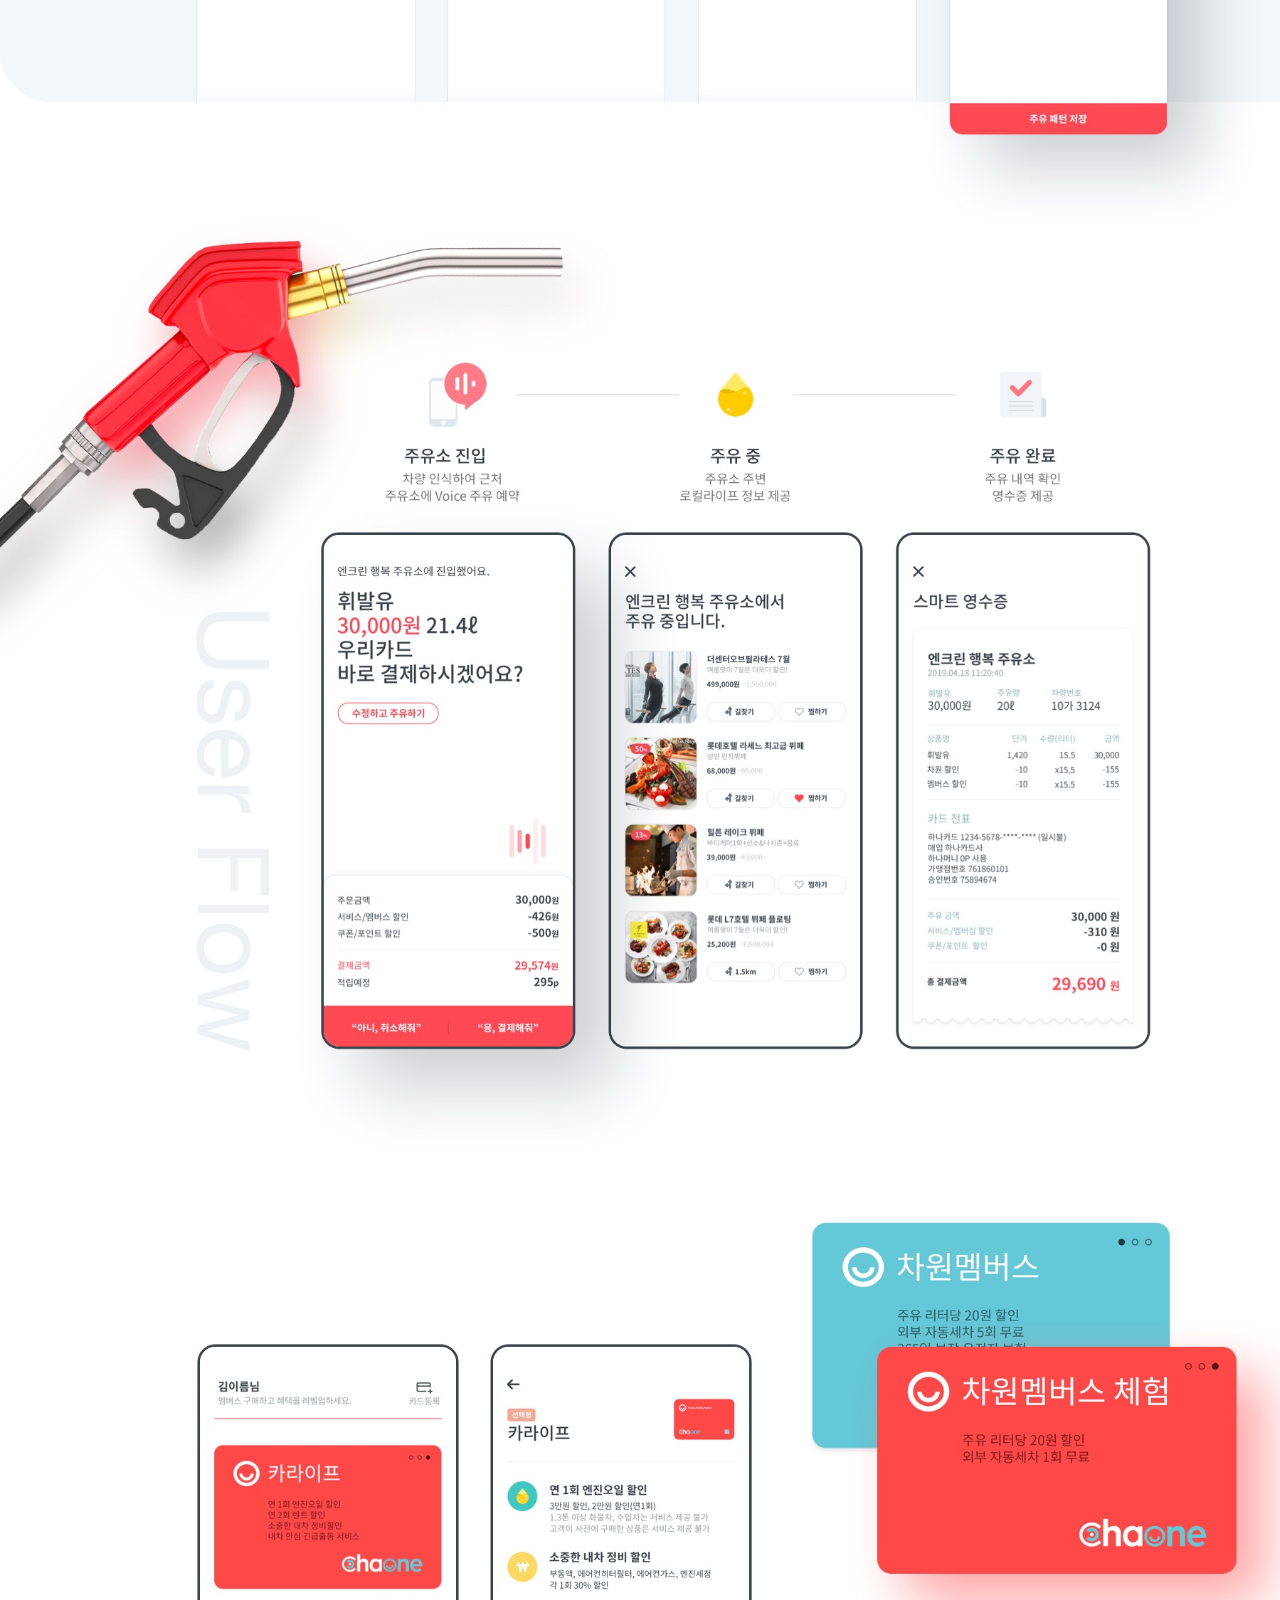
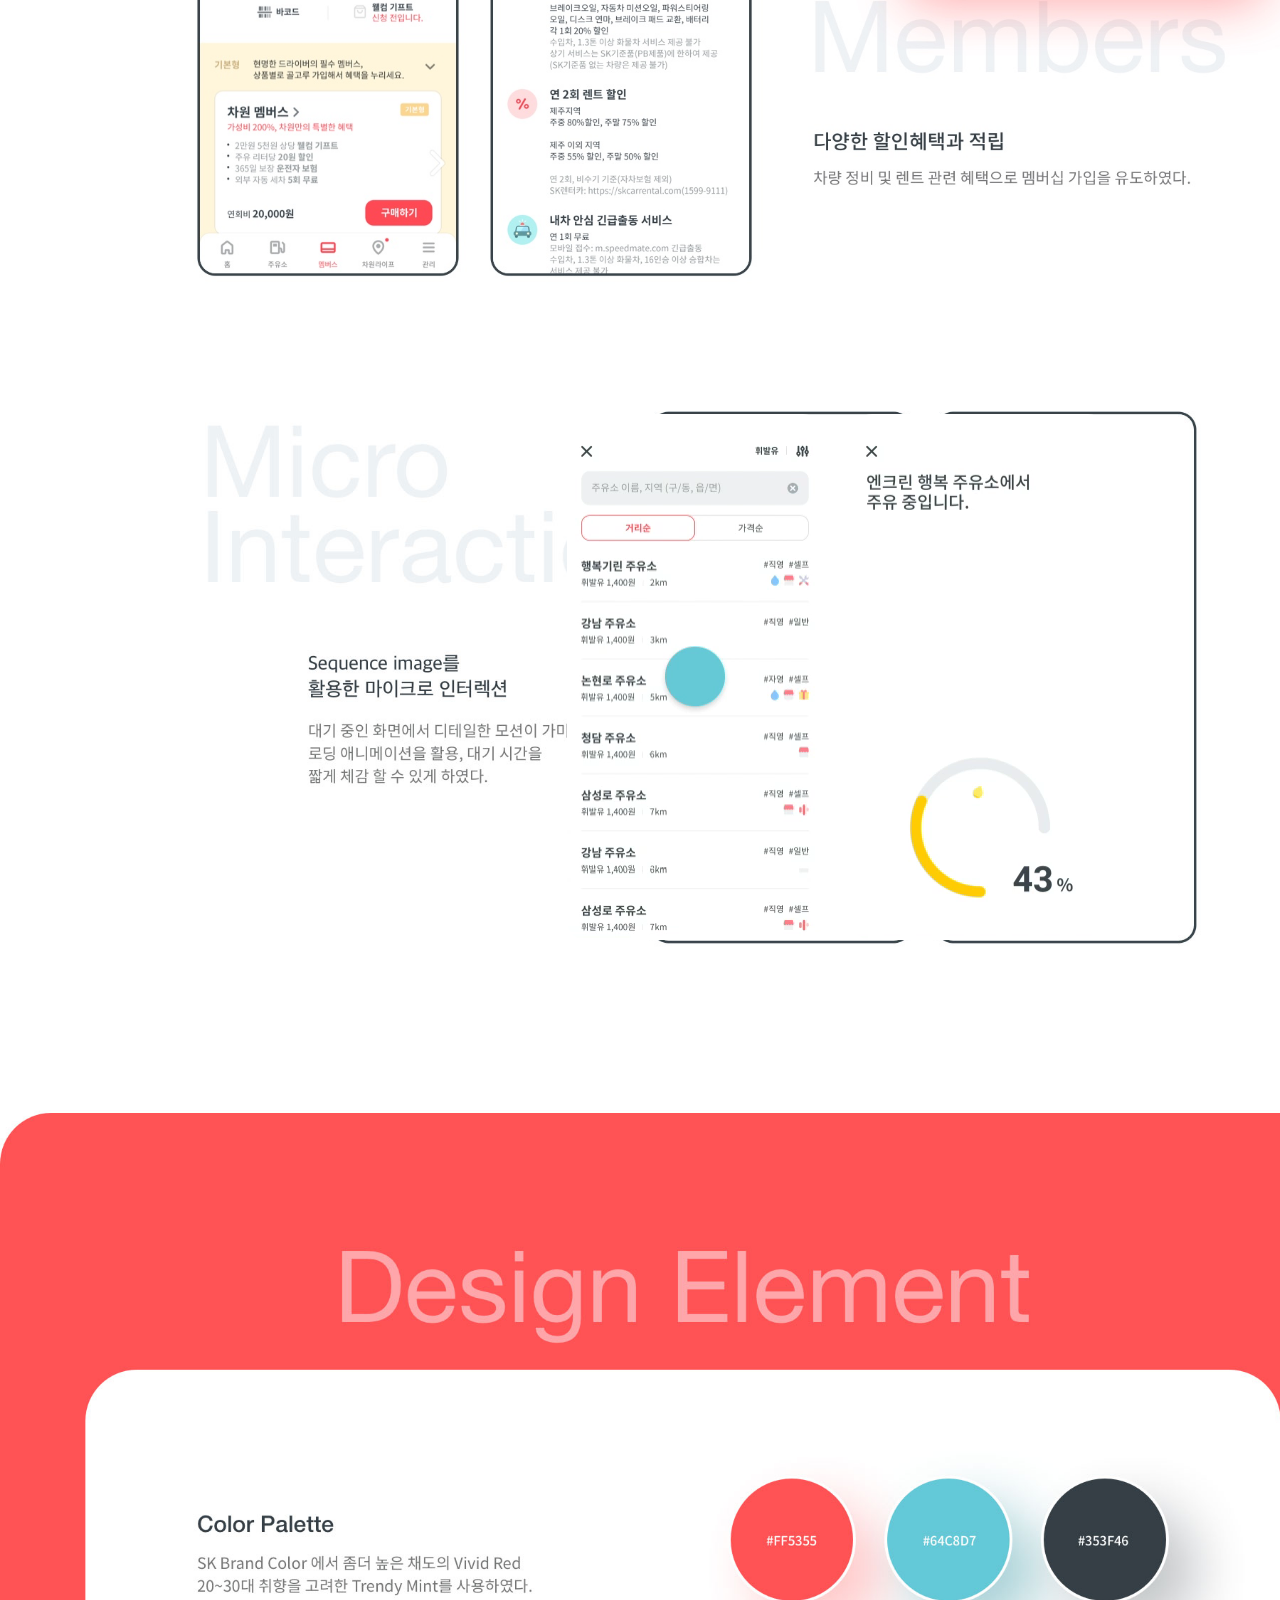
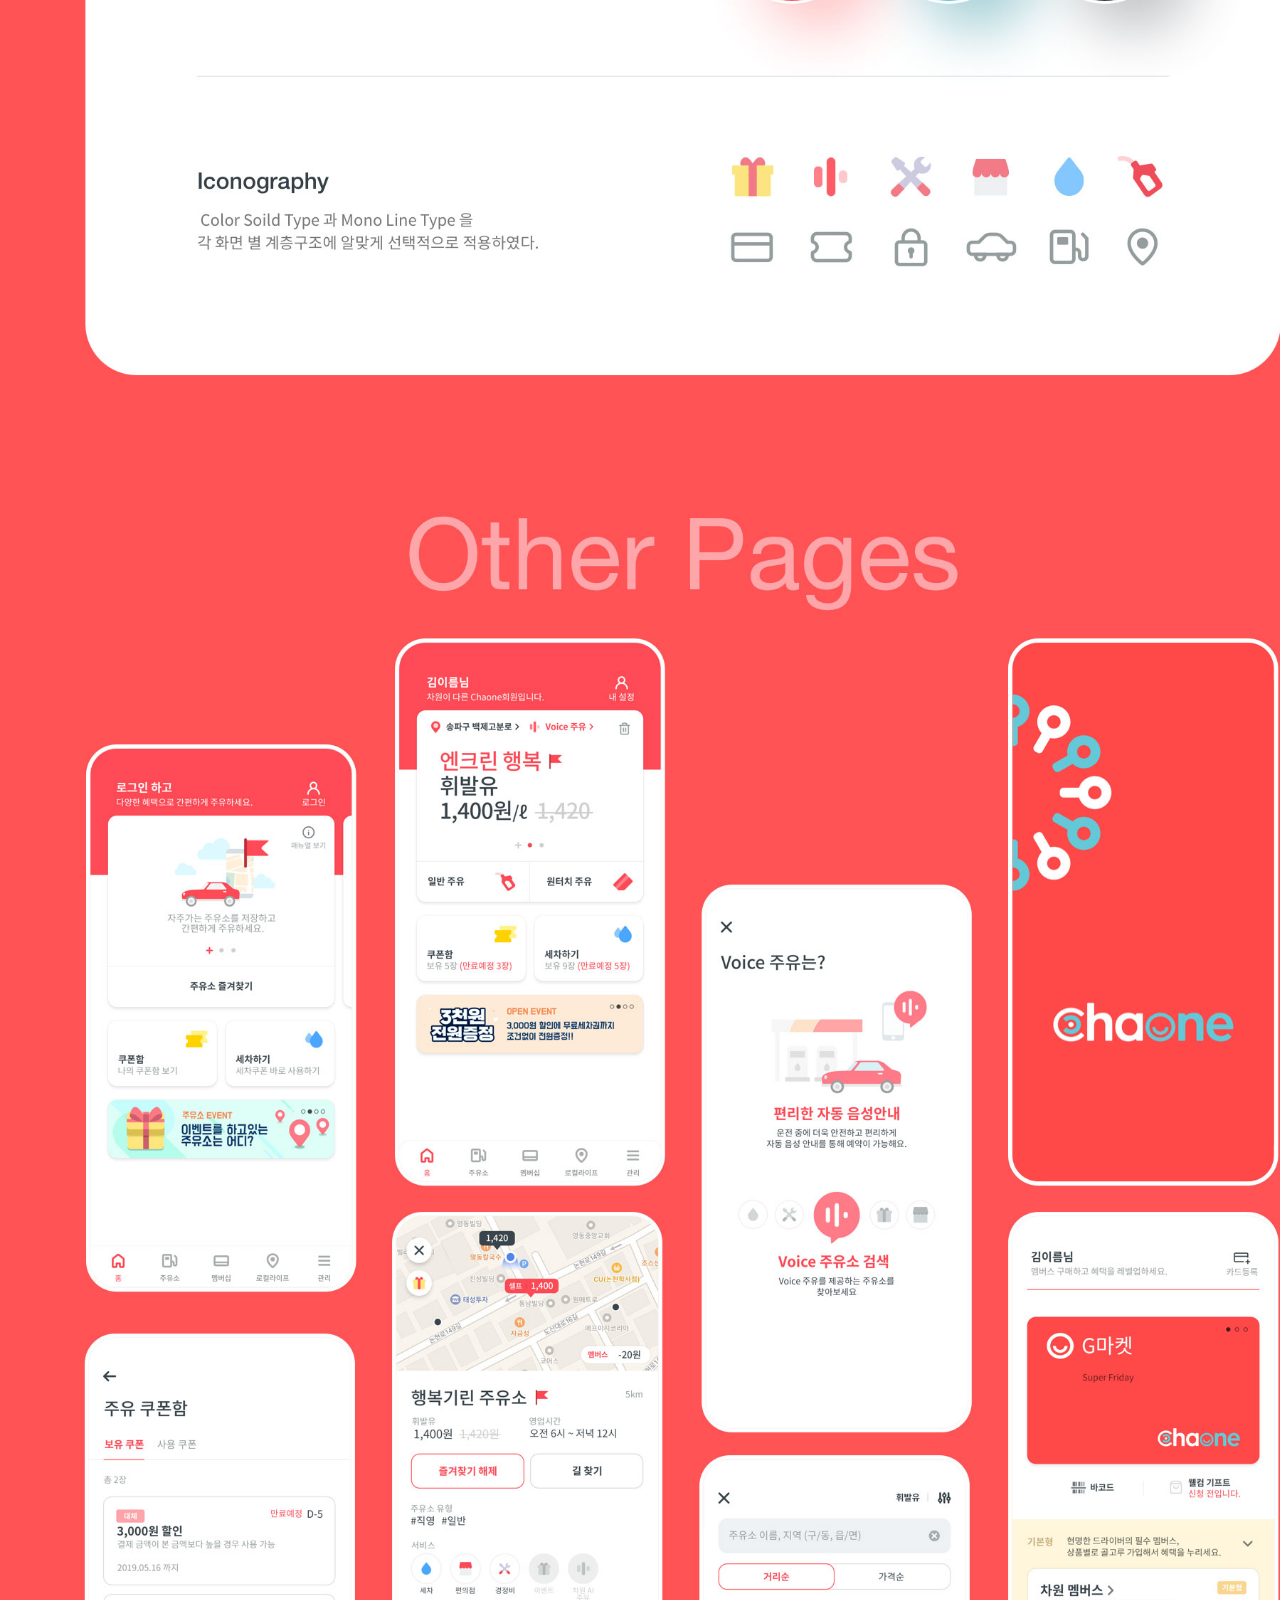
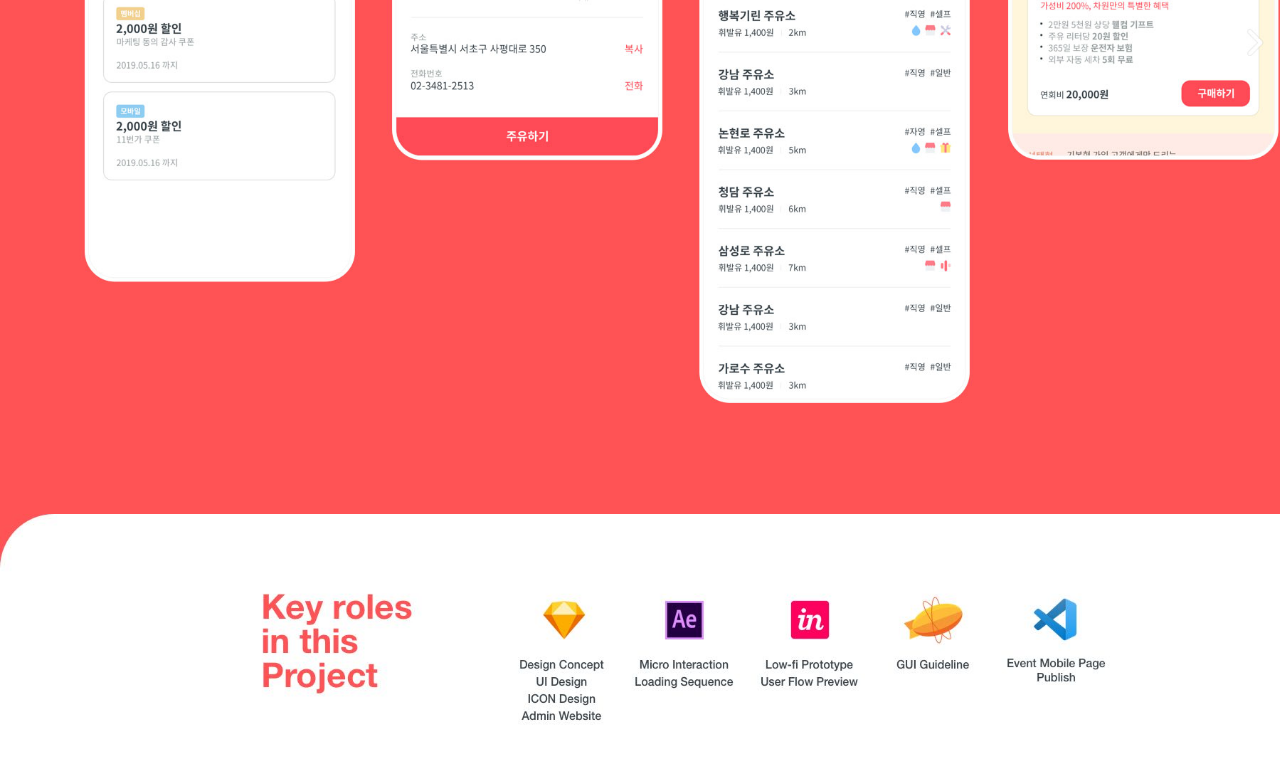
<file: project_2.html>
<!DOCTYPE html>
<html lang="en">
  <head>
    <meta charset="UTF-8" />
    <meta name="viewport" content="width=device-width, initial-scale=1.0" />
    <title>Project | KimTaeYoung</title>
    <link rel="stylesheet" href="reset.css" type="text/css" />
    <link rel="stylesheet" href="style.css" type="text/css" />
    <script>
      function onloadevent() {
        document.getElementById("loader").style.opacity = "0";
      }
      function onloadevent() {
        document.getElementById("loader").style.display = "none";
      }

      window.onload = function () {
        onloadevent();
      };
    </script>
  </head>
  <body>
    <div id="loader">
      <img src="images/Spinner-1s-234px.svg" />
    </div>
    <div class="max_1366">
      <section class="pj_detail">
        <img src="images/pj_2_detail_1.jpg" />
      </section>
      <section class="pj_detail">
        <img src="images/pj_2_detail_2.jpg" />
      </section>
      <section class="pj_detail">
        <img src="images/pj_2_detail_3.jpg" />
        <video
          class="pj_2_1_video"
          src="videos/pj_2_1.mp4"
          playsinline=""
          autoplay="autoplay"
          muted="muted"
          loop="loop"
          class="demo-video__video"
        ></video>
        <video
          class="pj_2_2_video"
          src="videos/pj_2_2.mp4"
          playsinline=""
          autoplay="autoplay"
          muted="muted"
          loop="loop"
          class="demo-video__video"
        ></video>
      </section>
      <section class="pj_detail">
        <img src="images/pj_2_detail_4.jpg" />
      </section>
      <section class="pj_detail">
        <img src="images/pj_2_detail_end.jpg" />
      </section>
    </div>
    <nav class="close_area">
      <div class="go_index"><a href="index.html"> HOME</a></div>
      <div class="go_next_pj"><a href="project_3.html"> NEXT</a></div>
    </nav>
  </body>
</html>
</file>
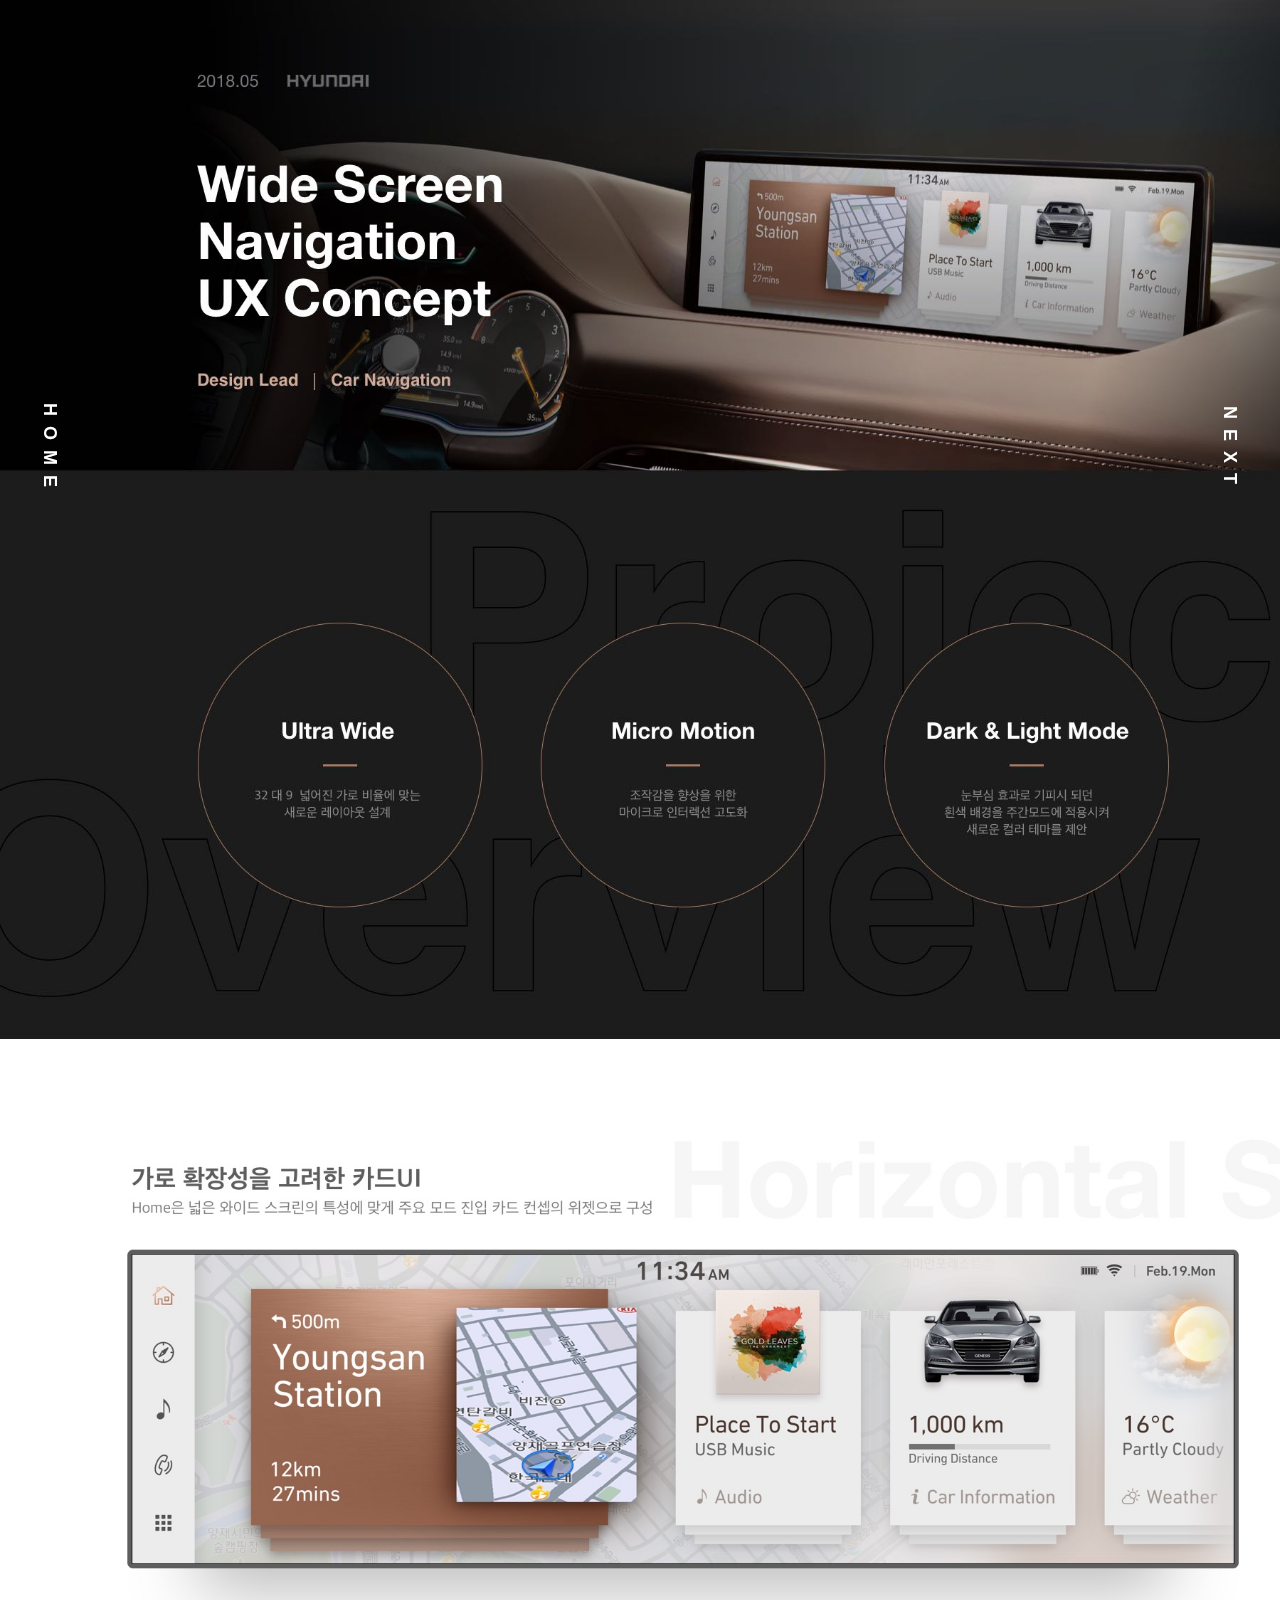
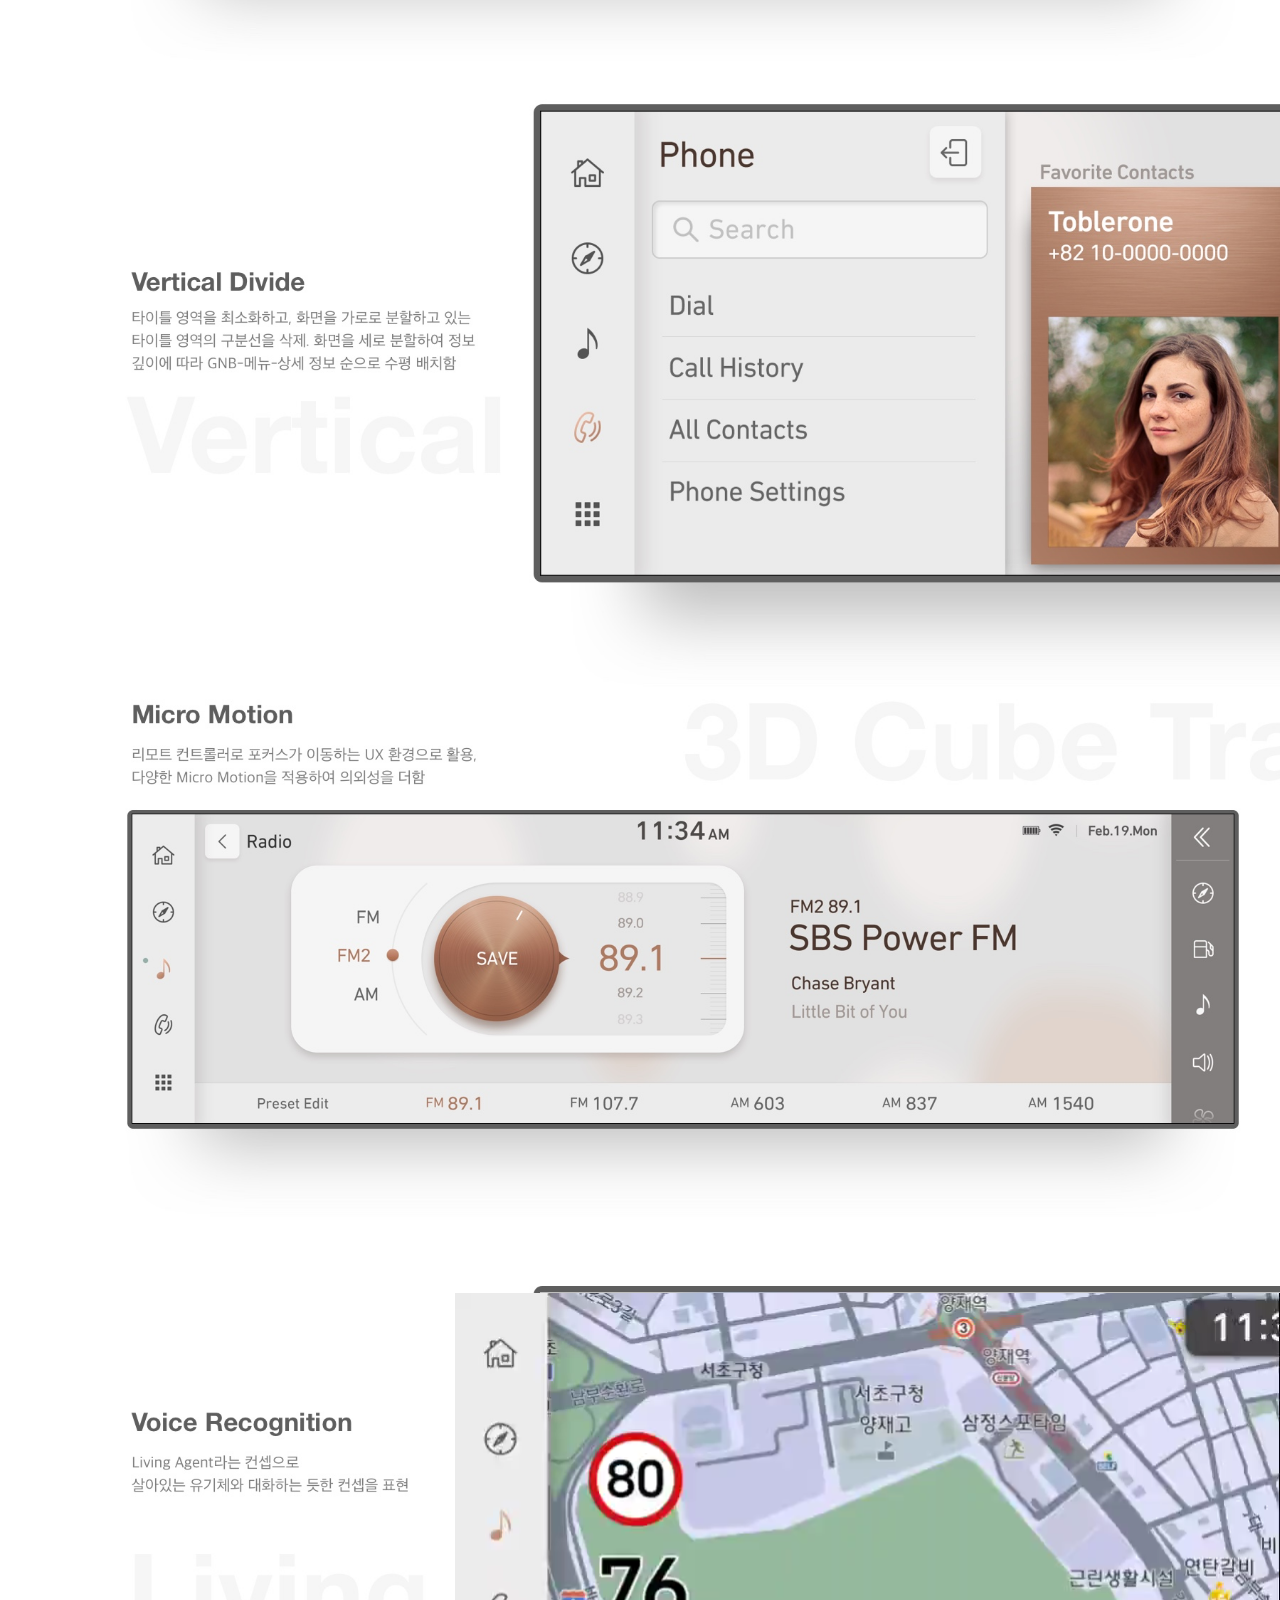
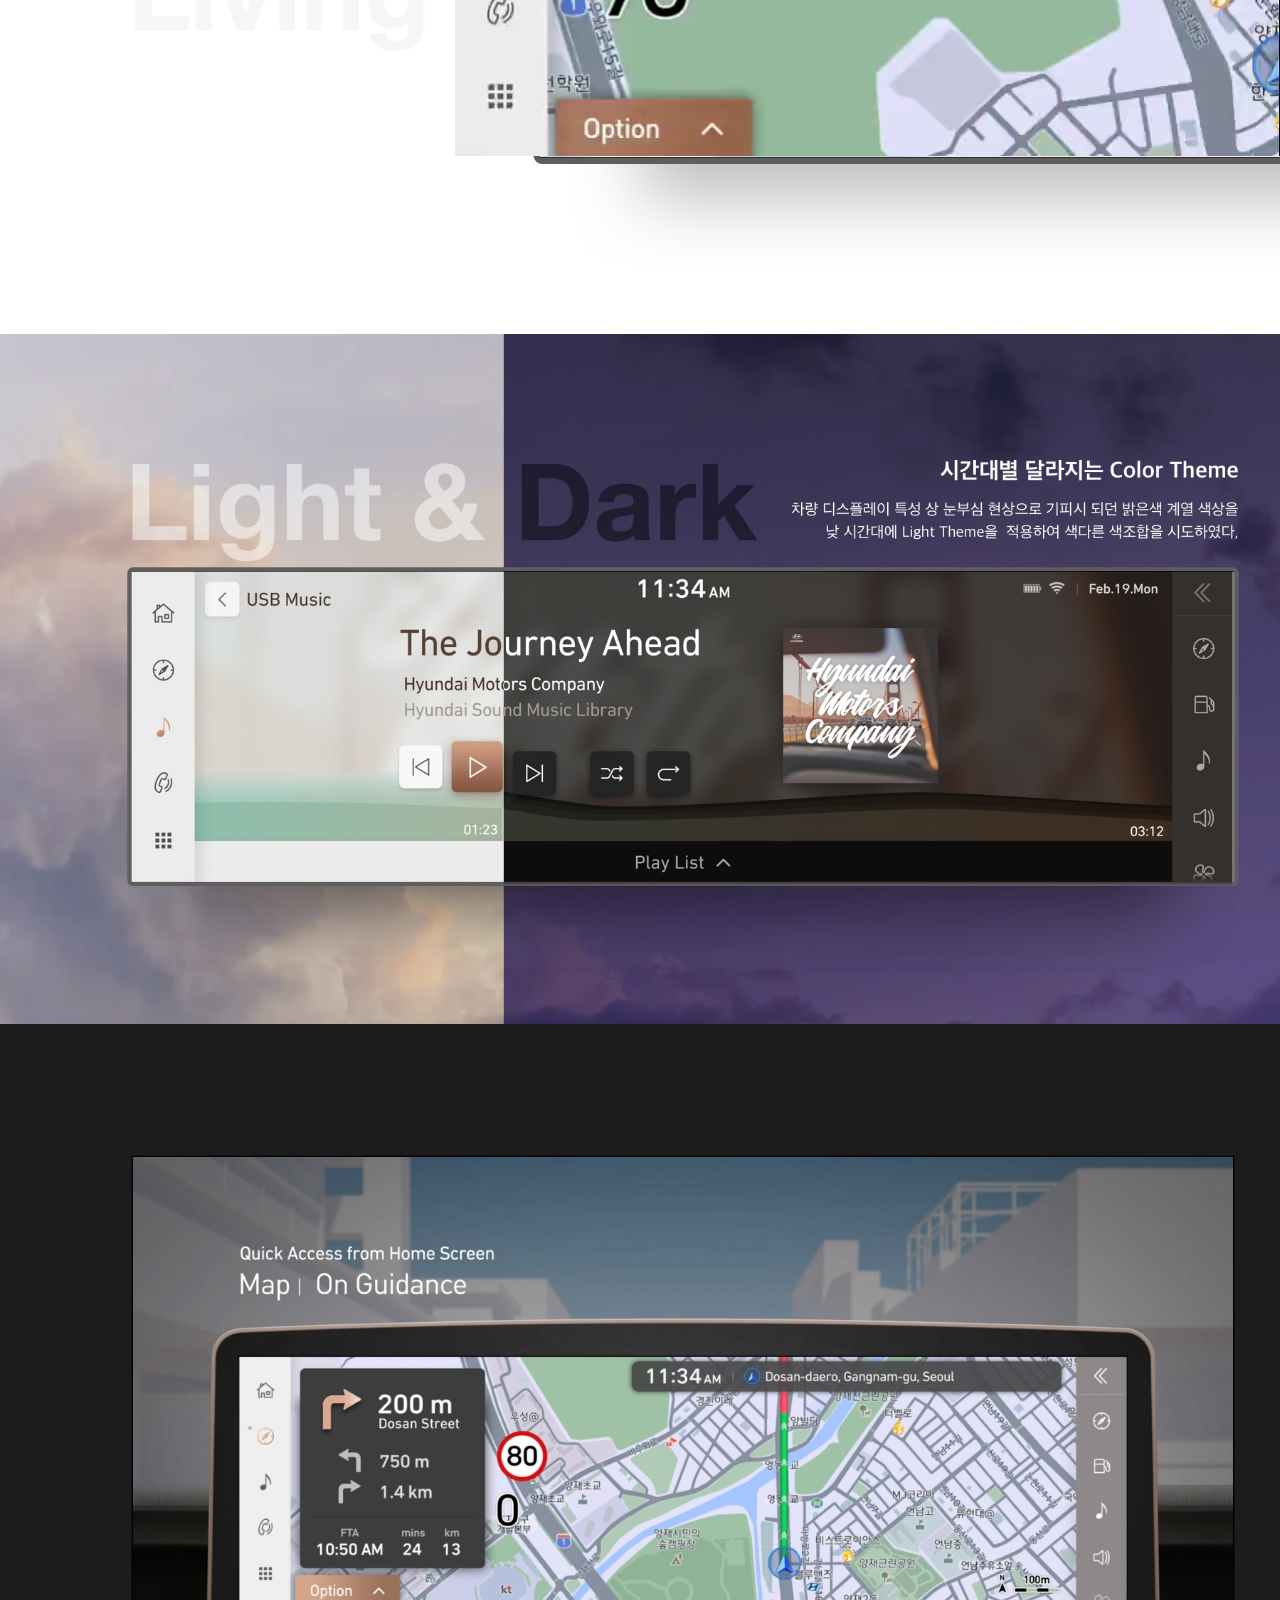
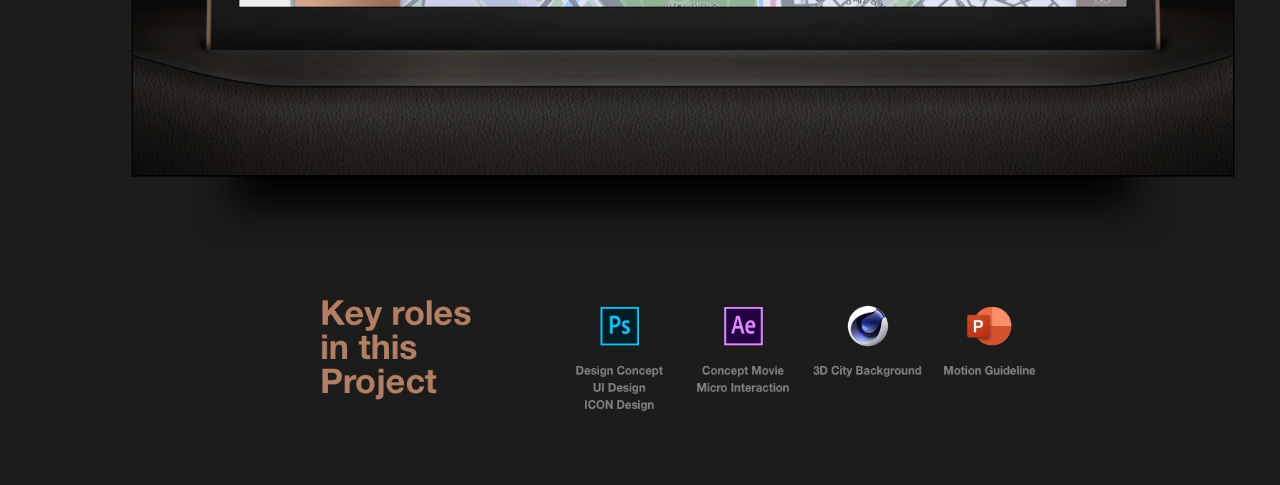
<file: project_3.html>
<!DOCTYPE html>
<html lang="en">
  <head>
    <meta charset="UTF-8" />
    <meta name="viewport" content="width=device-width, initial-scale=1.0" />
    <title>Project | KimTaeYoung</title>
    <link rel="stylesheet" href="reset.css" type="text/css" />
    <link rel="stylesheet" href="style.css" type="text/css" />
    <script>
      function onloadevent() {
        document.getElementById("loader").style.opacity = "0";
      }
      function onloadevent() {
        document.getElementById("loader").style.display = "none";
      }

      window.onload = function () {
        onloadevent();
      };
    </script>
  </head>
  <body>
    <div id="loader">
      <img src="images/Spinner-1s-234px.svg" />
    </div>
    <div class="max_1366">
      <section class="pj_detail">
        <img src="images/pj_3_detail_1.jpg" />
      </section>
      <section class="pj_detail">
        <img src="images/pj_3_detail_2.jpg" />
        <video
          class="pj_3_1_video"
          src="videos/pj_3_1.mp4"
          playsinline=""
          autoplay="autoplay"
          muted="muted"
          loop="loop"
          class="demo-video__video"
        ></video>
        <video
          class="pj_3_2_video"
          src="videos/pj_3_2.mp4"
          playsinline=""
          autoplay="autoplay"
          muted="muted"
          loop="loop"
          class="demo-video__video"
        ></video>
      </section>
      <section class="pj_detail">
        <img src="images/pj_3_detail_3.jpg" />
        <video
          class="pj_3_3_video"
          src="videos/pj_3_3.mp4"
          playsinline=""
          autoplay="autoplay"
          muted="muted"
          loop="loop"
          class="demo-video__video"
        ></video>
        <video
          class="pj_3_4_video"
          src="videos/pj_3_4.mp4"
          playsinline=""
          autoplay="autoplay"
          muted="muted"
          loop="loop"
          class="demo-video__video"
        ></video>
      </section>
      <section class="pj_detail">
        <iframe
          class="pj_3_5_video"
          src="https://player.vimeo.com/video/437888862"
          width="1100"
          height="618"
          frameborder="0"
          allow="autoplay; fullscreen"
          allowfullscreen
        ></iframe>
        <img src="images/pj_3_detail_4.jpg" />
      </section>
      <section class="pj_detail">
        <img src="images/pj_3_detail_end.jpg" />
      </section>
    </div>
    <nav class="close_area">
      <div class="go_index"><a href="index.html"> HOME</a></div>
      <div class="go_next_pj"><a href="project_4.html"> NEXT</a></div>
    </nav>
  </body>
</html>
</file>
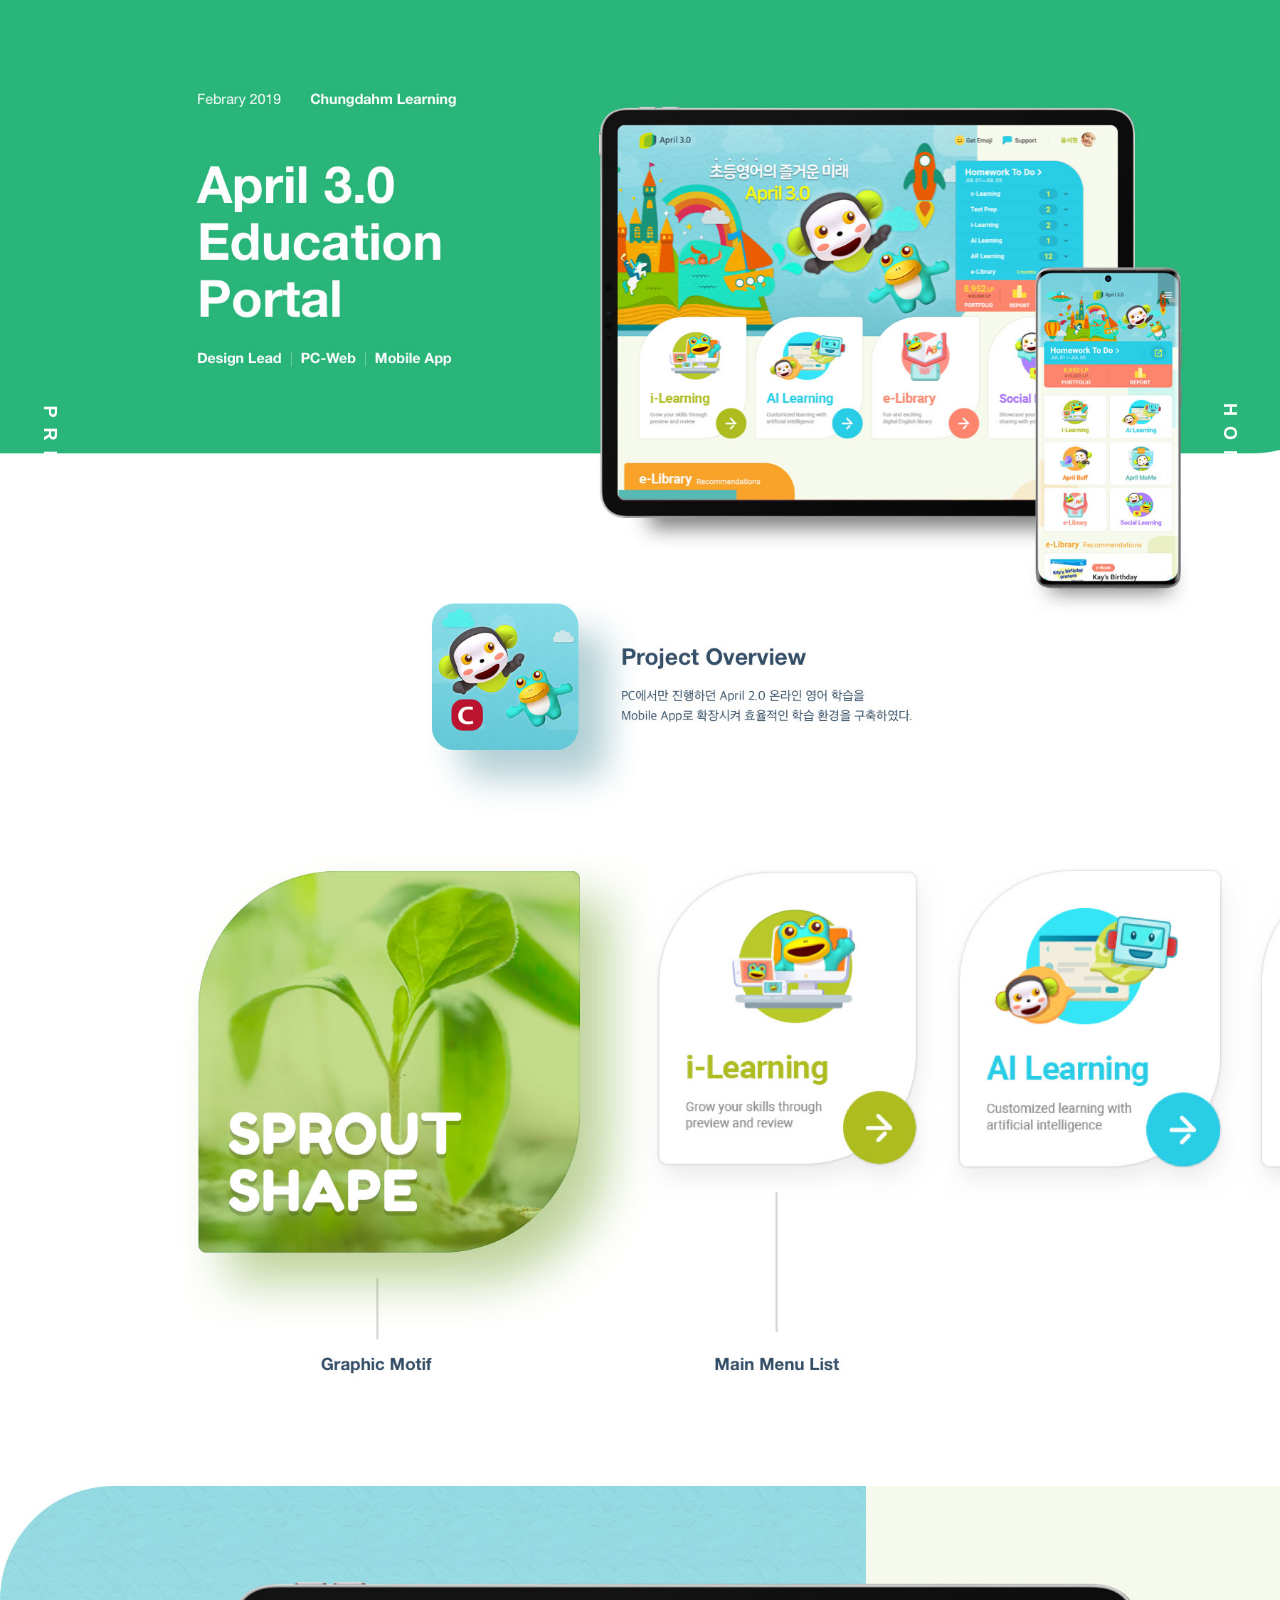
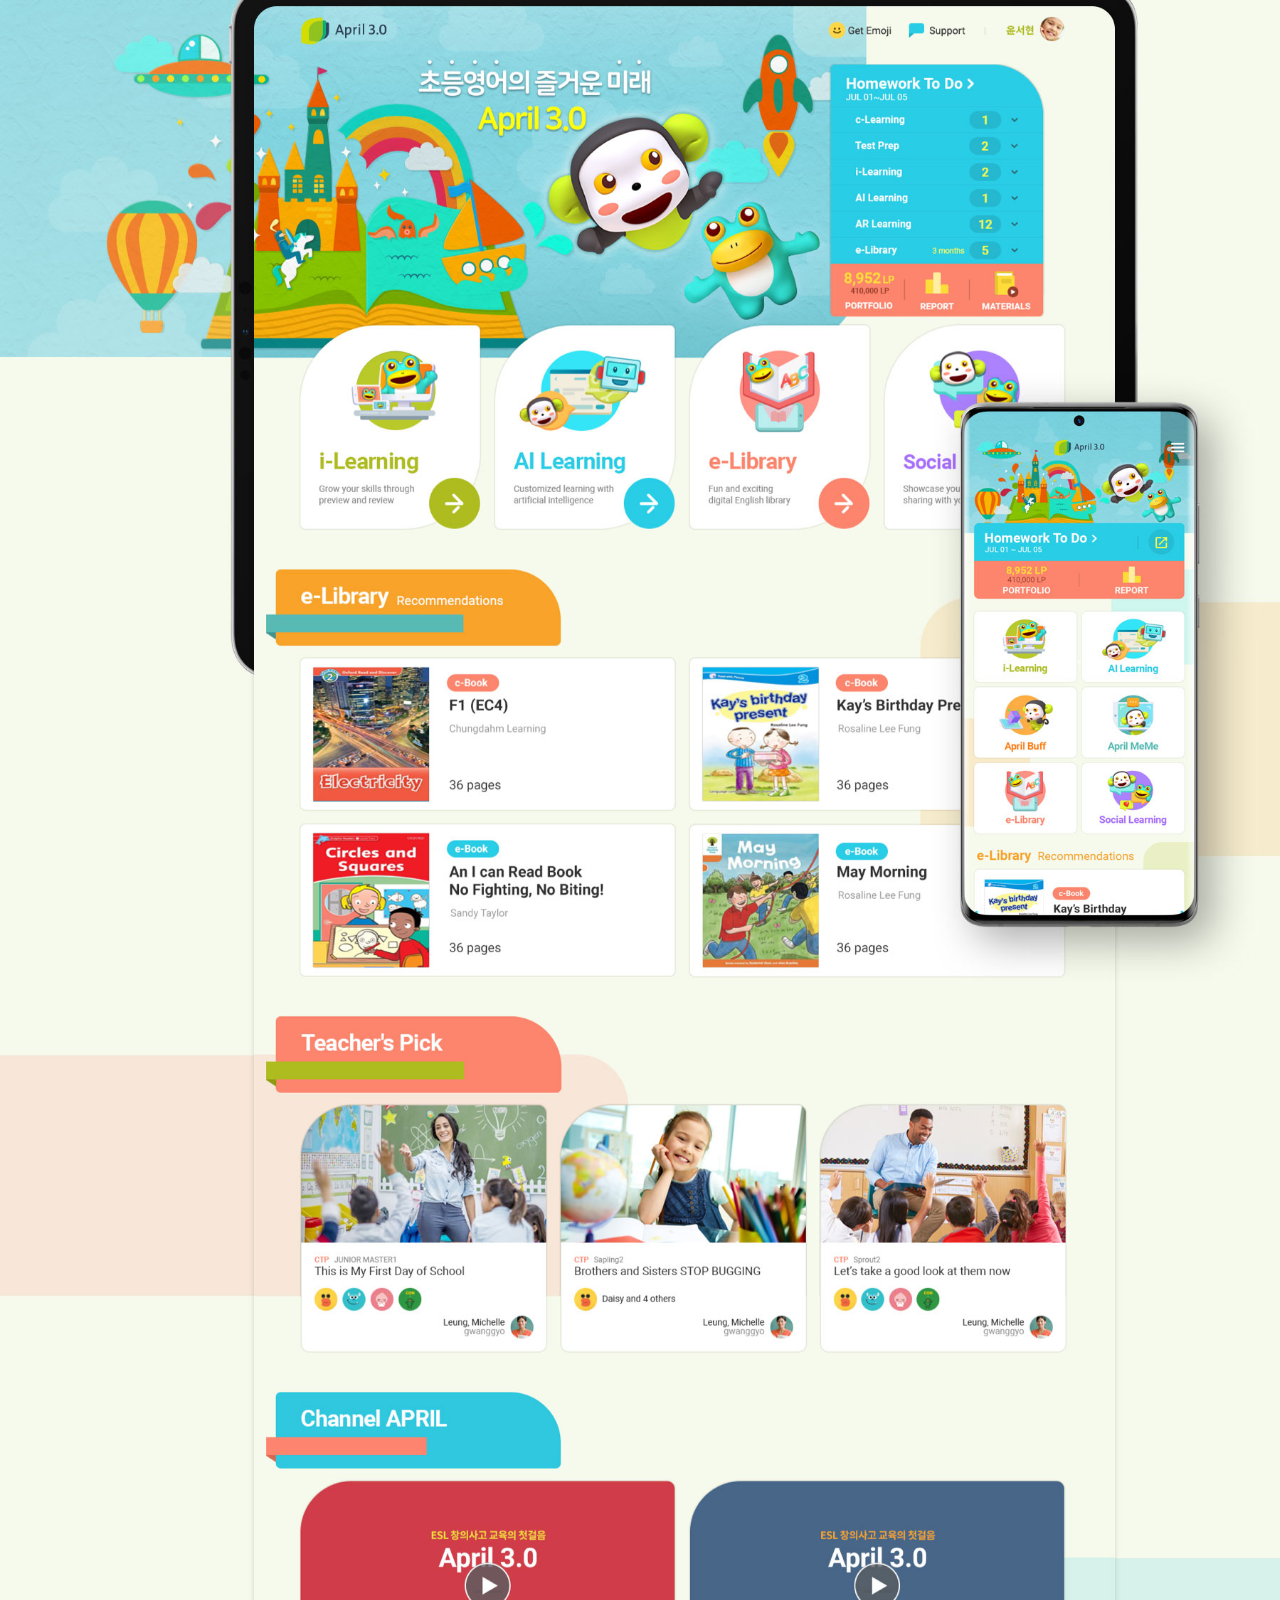
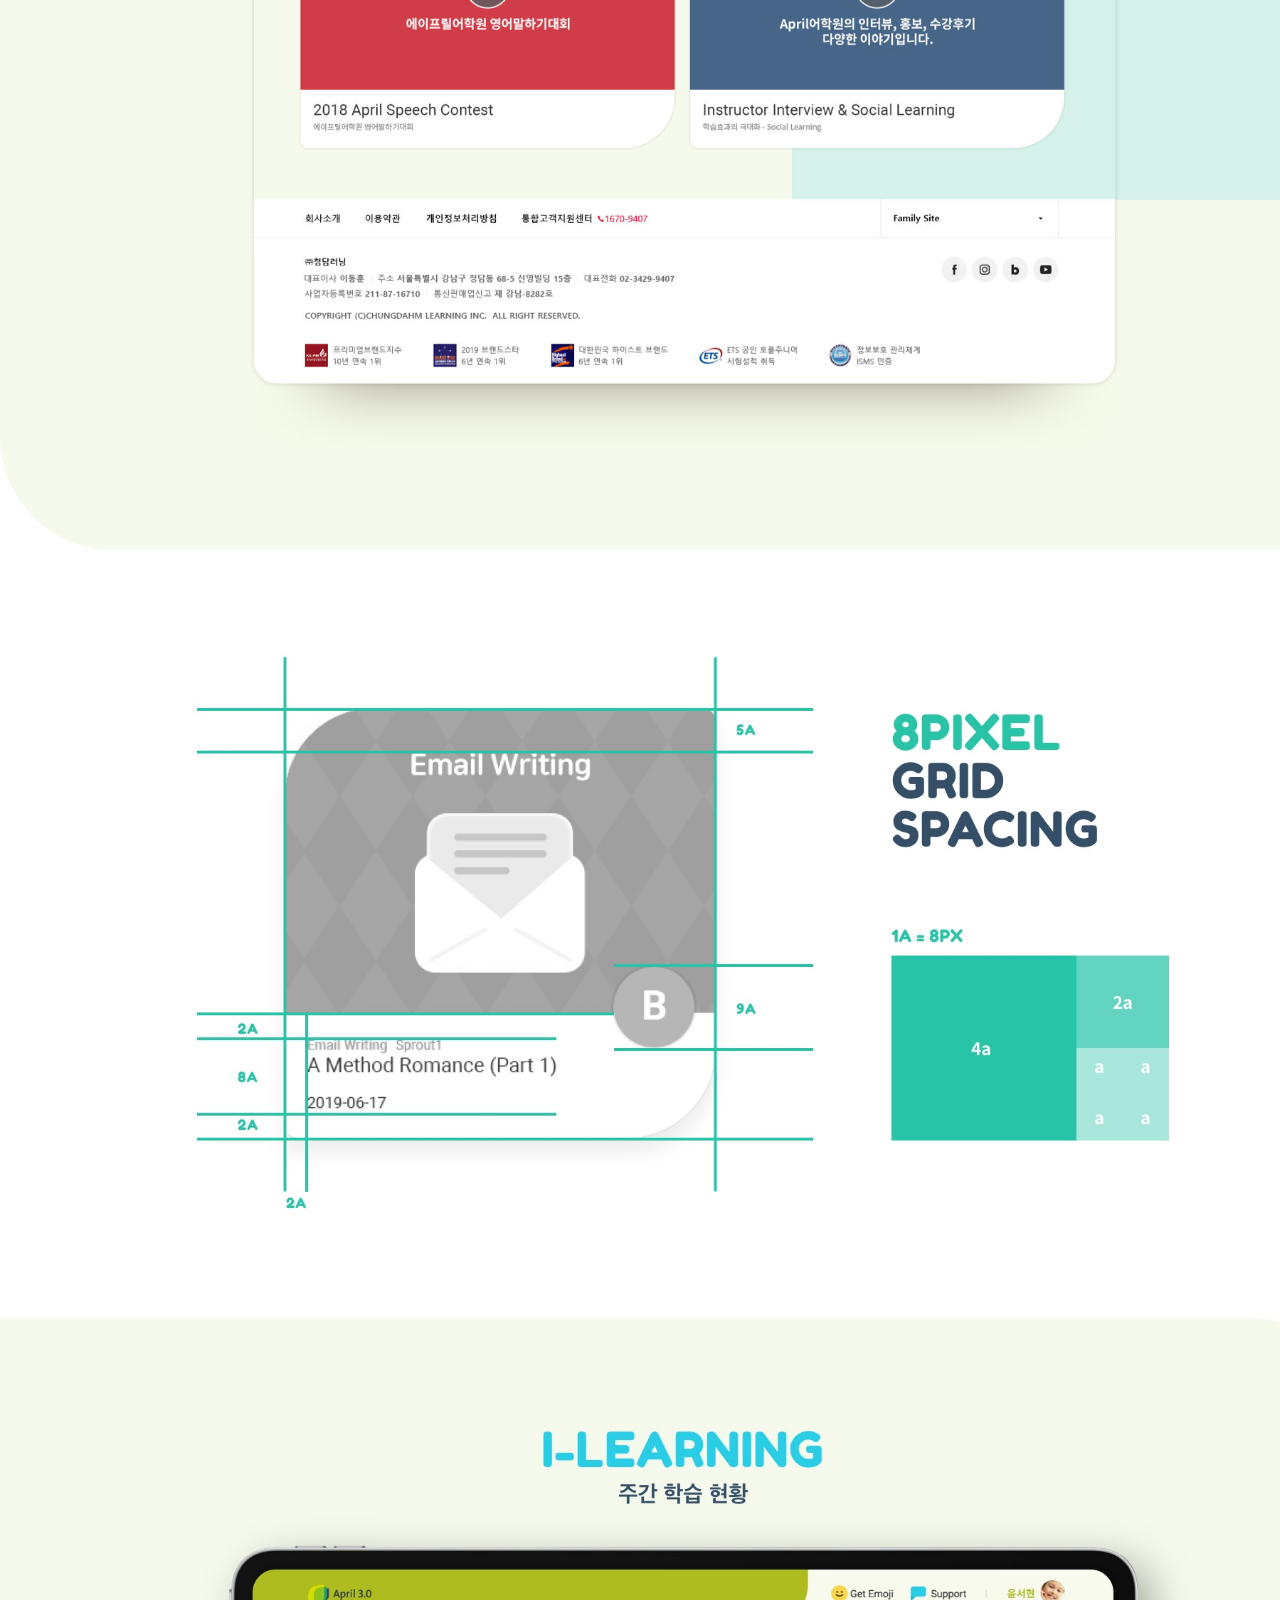
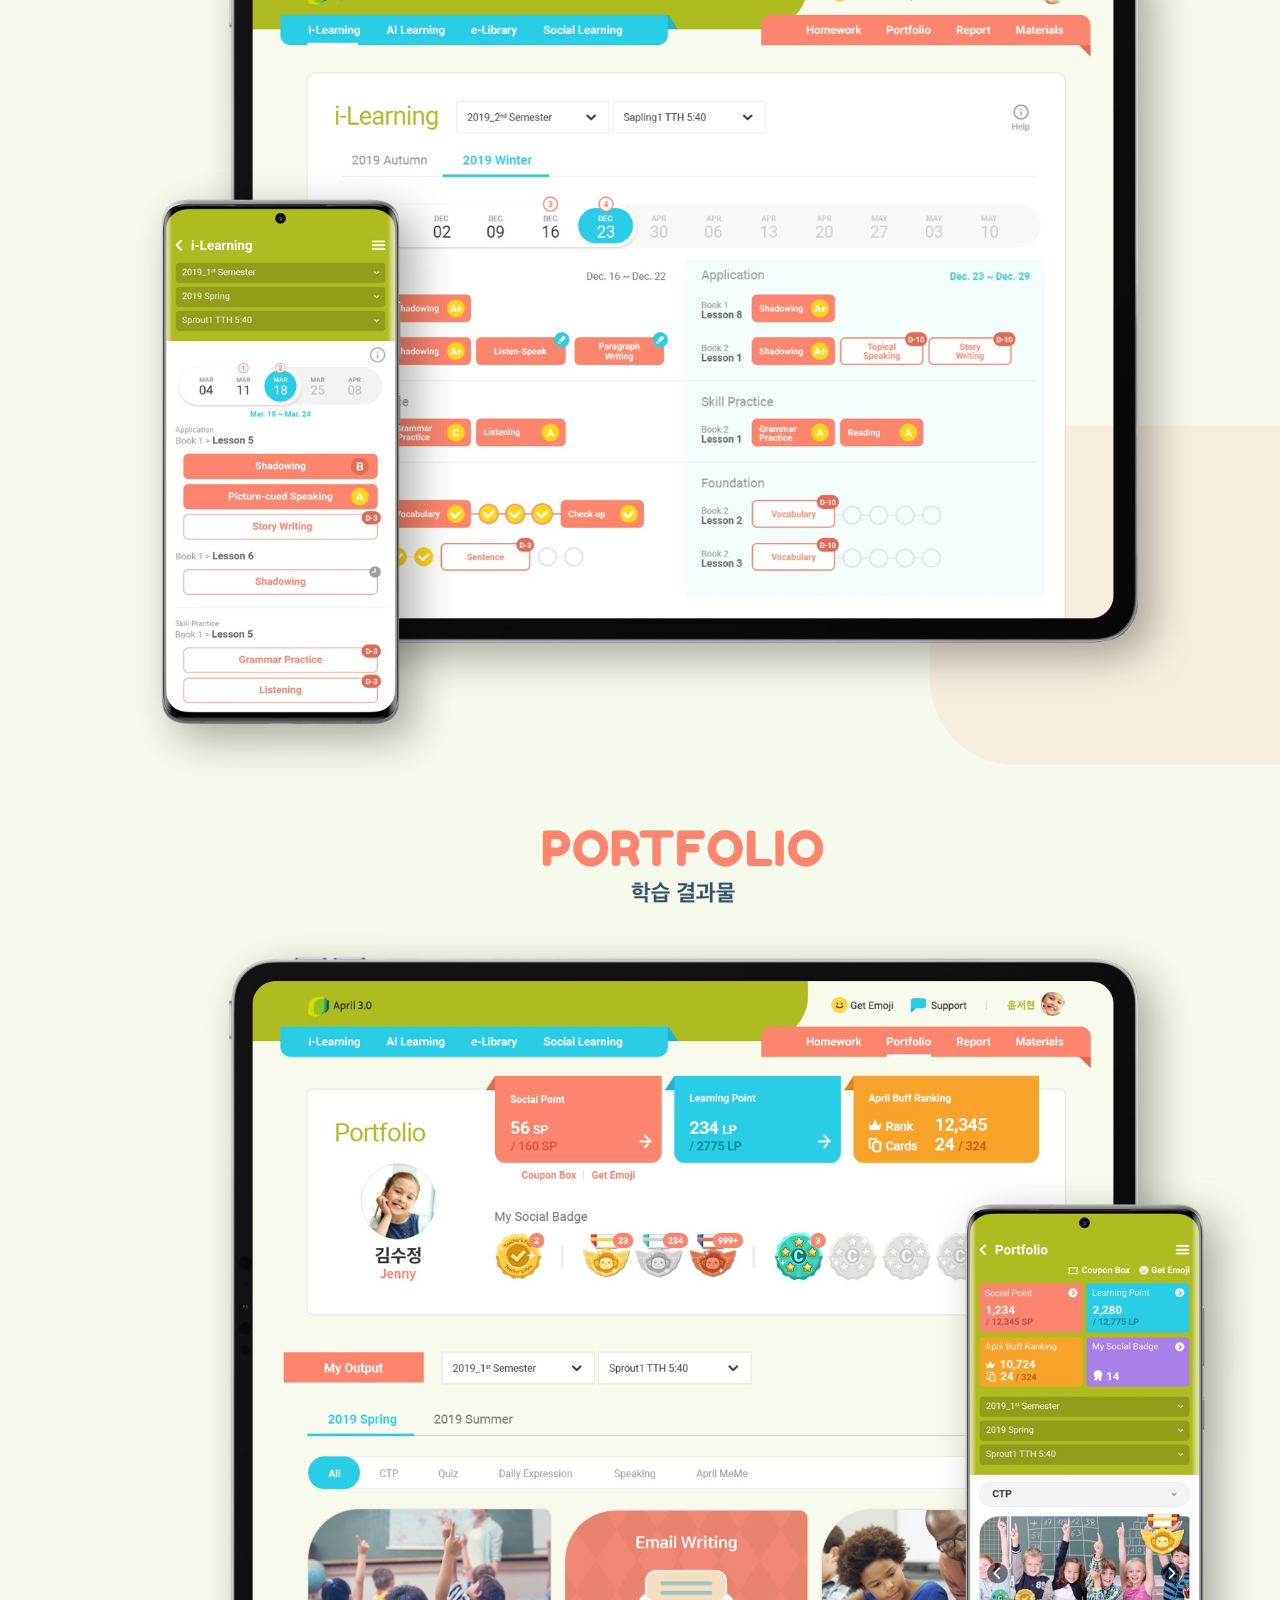
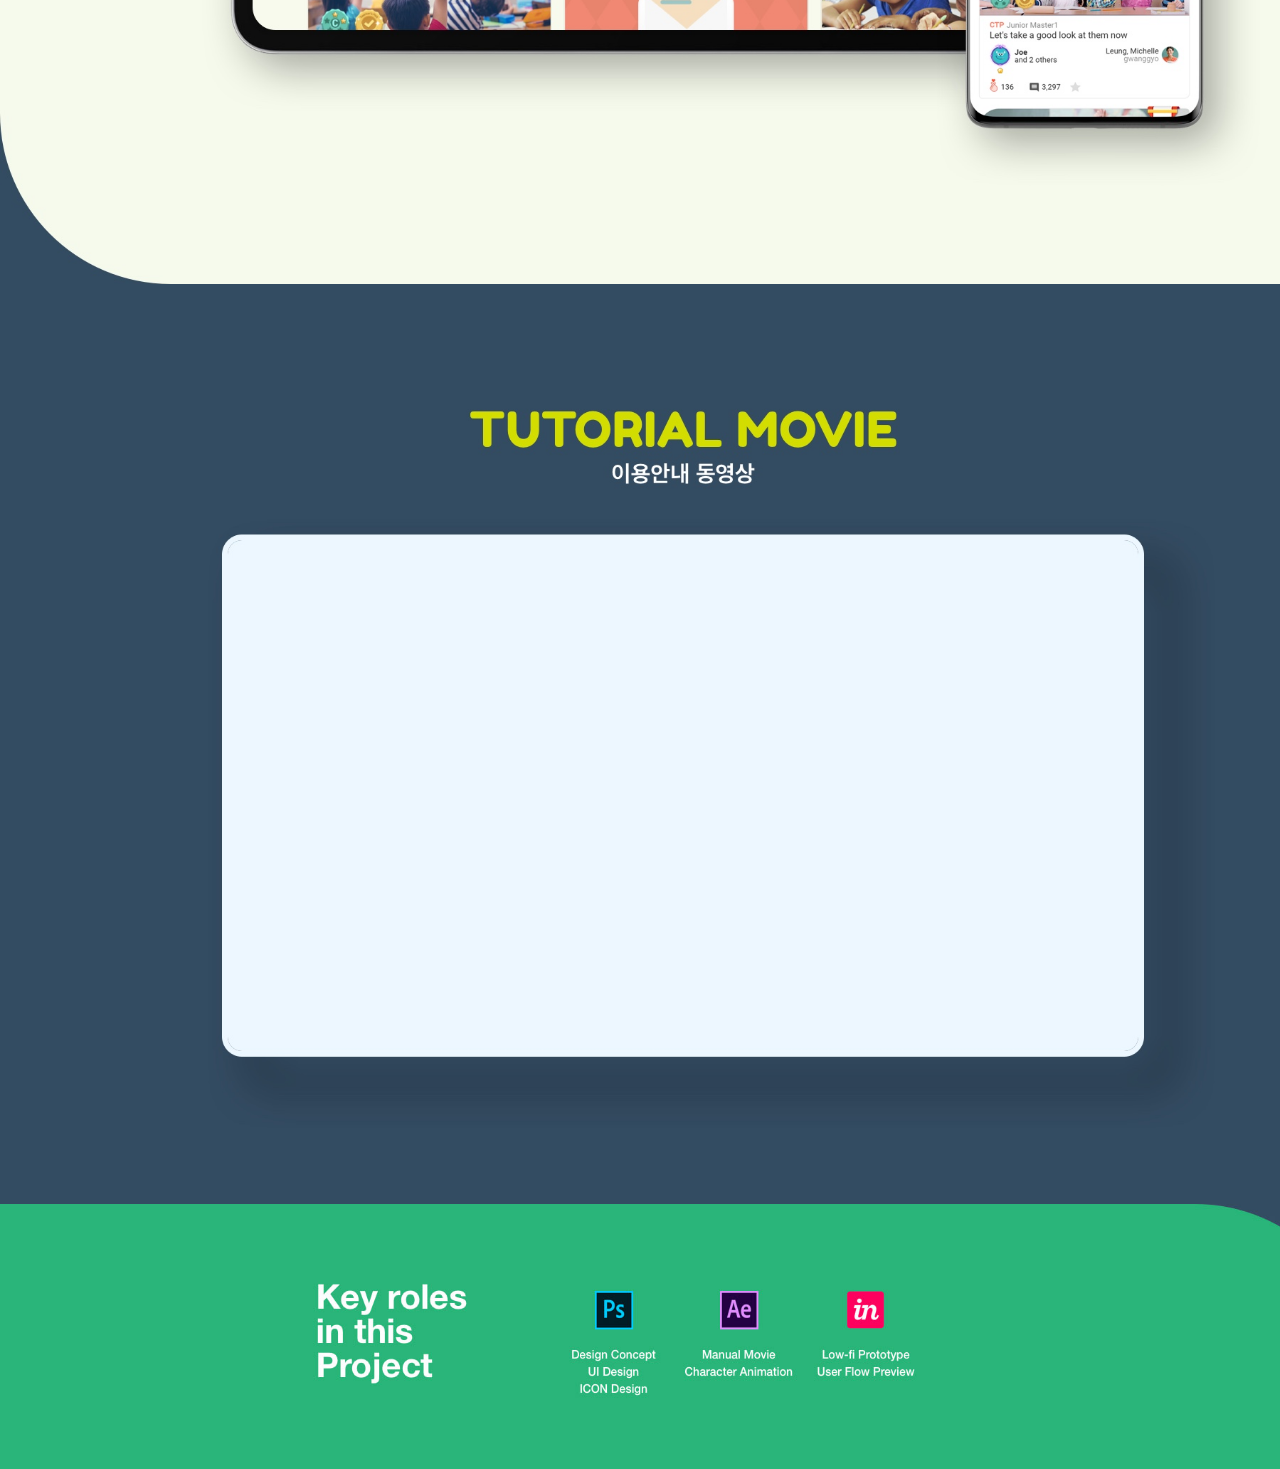
<file: project_4.html>
<!DOCTYPE html>
<html lang="en">
  <head>
    <meta charset="UTF-8" />
    <meta name="viewport" content="width=device-width, initial-scale=1.0" />
    <title>Project | KimTaeYoung</title>
    <meta
      property="og:description"
      content="Designer Kim Tae Young's Portfolio Wesite"
    />
    <meta
      property="og:image"
      content="https://designerzero.github.io/images/link_thumbnail.jpg"
    />
    <link rel="shortcut icon" href="images/favicon.ico" />
    <link rel="stylesheet" href="reset.css" type="text/css" />
    <link rel="stylesheet" href="style.css" type="text/css" />
    <script>
      function onloadevent() {
        document.getElementById("loader").style.opacity = "0";
      }
      function onloadevent() {
        document.getElementById("loader").style.display = "none";
      }

      window.onload = function () {
        onloadevent();
      };
    </script>
  </head>
  <body>
    <div id="loader">
      <img src="images/Spinner-1s-234px.svg" />
    </div>
    <div class="max_1366">
      <section class="pj_detail">
        <img src="images/pj_4_detail_1.jpg" />
      </section>
      <section class="pj_detail">
        <img src="images/pj_4_detail_2.jpg" />
      </section>
      <section class="pj_detail">
        <img src="images/pj_4_detail_3.jpg" />
      </section>
      <section class="pj_detail"></section>
      <section class="pj_detail">
        <img src="images/pj_4_detail_4.jpg" />

        <div class="pj_4_1_video">
          <iframe
            src="https://player.vimeo.com/video/437900237"
            width="912"
            height="511"
            frameborder="0"
            allow="autoplay; fullscreen"
          ></iframe>
        </div>
      </section>
      <section class="pj_detail">
        <img src="images/pj_4_detail_end.jpg" />
      </section>
    </div>
    <nav class="close_area">
      <div class="go_index"><a href="project_3.html">PREV</a></div>
      <div class="go_index"><a href="index.html">HOME</a></div>
    </nav>
  </body>
</html>
</file>
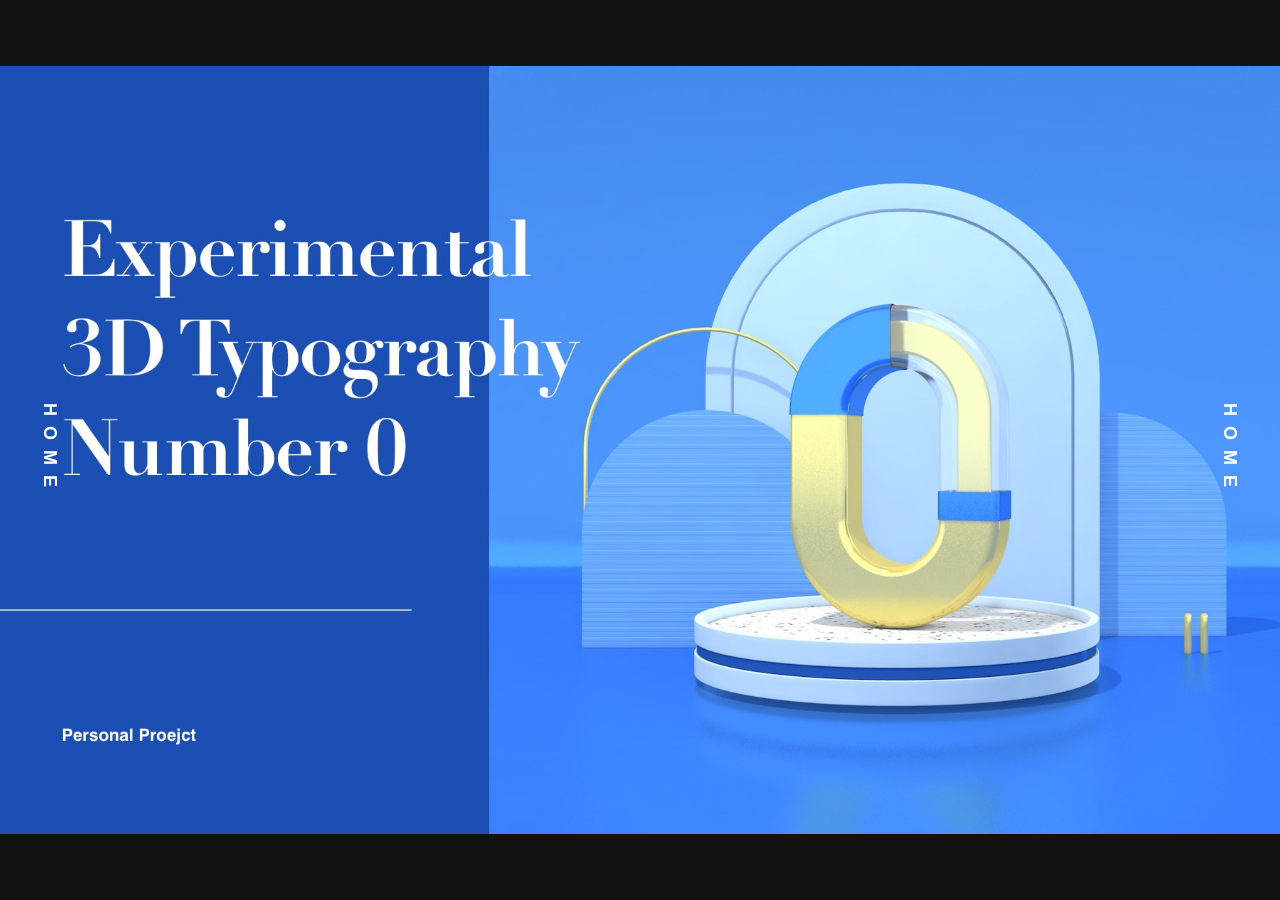
<file: project_5.html>
<!DOCTYPE html>
<html lang="en">
  <head>
    <meta charset="UTF-8" />
    <meta name="viewport" content="width=device-width, initial-scale=1.0" />
    <title>Project | KimTaeYoung</title>
    <meta
      property="og:description"
      content="Designer Kim Tae Young's Portfolio Wesite"
    />
    <meta
      property="og:image"
      content="https://designerzero.github.io/images/link_thumbnail.jpg"
    />
    <link rel="shortcut icon" href="images/favicon.ico" />
    <link rel="stylesheet" href="reset.css" type="text/css" />
    <link rel="stylesheet" href="style.css" type="text/css" />
    <meta
      property="og:description"
      content="Designer Kim Tae Young's Portfolio Wesite"
    />
    <meta
      property="og:image"
      content="https://designerzero.github.io/images/link_thumbnail.jpg"
    />

    <script>
      function onloadevent() {
        document.getElementById("loader").style.opacity = "0";
      }
      function onloadevent() {
        document.getElementById("loader").style.display = "none";
      }

      window.onload = function () {
        onloadevent();
      };
    </script>
  </head>
  <body>
    <div id="loader">
      <img src="images/Spinner-1s-234px.svg" />
    </div>
    <div class="max_1366">
      <section class="pj_detail_b">
        <img src="images/thumb_5_detail.jpg" />
      </section>
    </div>
    <nav class="close_area">
      <div class="go_index"><a href="index.html">HOME</a></div>
      <div class="go_index"><a href="index.html">HOME</a></div>
    </nav>
  </body>
</html>
</file>
<file: style.css>
/* text scaling */
@import url(//spoqa.github.io/spoqa-han-sans/css/SpoqaHanSans-kr.css);
<link href='//spoqa.github.io/spoqa-han-sans/css/SpoqaHanSans-kr.css' rel='stylesheet' type='text/css'> *
{
  font-family: "Spoqa Han Sans", "Spoqa Han Sans JP", "Sans-serif";
}
.h1 {
  font-size: 70px;
  line-height: 88px;
  font-weight: 700;
  letter-spacing: -0.005em;
}

.h2 {
  font-size: 36px;
  line-height: 40px;
  font-weight: 700;
  letter-spacing: -0.005em;
}

::selection {
  background-color: rgba(255, 255, 255, 0.9);
  color: black;
}

::selection img {
  background-color: rgba(255, 255, 255, 0.2);
}

a {
  color: inherit;
  text-decoration: none;
}

a:focus {
  outline: none;
}
.margin_228 {
  margin-left: 228px;
}
.margin_456 {
  margin-left: 456px;
}
body {
  font-family: Helvetica Neue, Helvetica, Roboto, "Spoqa Han Sans", sans-serif;
  font-weight: 700;
}
#loader {
  position: fixed;
  z-index: 100;
  width: 100%;
  height: 100%;
  background-color: #222222;
  display: flex;
  align-items: center;
  justify-content: center;
  transition-property: opacity;
  transition-duration: 0.3s;
  transition-timing-function: ease-out;
  opacity: 1;
}
#loader img {
  width: 120px;
  height: 120px;
}

.main_body {
  background-color: #222222;
  color: #ffffff;
}

.max_1366 {
  max-width: 1366px;
  min-width: 1200px;
  margin: 0 auto;
}

header {
  font-size: 26px;
  line-height: 30px;
  display: flex;
  justify-content: space-between;
  align-items: center;
  margin-top: 48px;
}
.fixed_bg {
  position: fixed;
  top: 0px;
  content: "";
  height: 358px;
  z-index: -10;
  width: 2805px;
  background-image: url("images/recent_project.svg");
  background-repeat: repeat;
  transition: all;
}
.menu ul {
  z-index: 50;
  display: flex;
  justify-content: space-between;
}

.menu ul li {
  font-size: 16px;
  margin-left: 32px;
}
main {
  position: relative;
}
.title {
  margin-top: 88px;
  position: absolute;
  z-index: 50;
}
.project_wrapper {
  display: flex;
  justify-content: space-between;
}

.project_1 {
  margin-top: 100px;
  display: flex;
}

.project_2 {
  margin-top: 200px;
  display: flex;
  flex-direction: column;
}

.pj_info_a {
  align-self: flex-end;
  position: relative;
  right: -181px;
  bottom: 70px;
  font-size: 16px;
  font-weight: 400;
  z-index: 50;
}
.pj_info_a a {
  display: block;
  transform: translateX(0);
  transition: 0.3s cubic-bezier(0, 0, 0, 1);
  transition-property: all;
}
.pj_info_a:hover a {
  transform: translateX(50px);
}

a span:nth-child(1) {
  padding-right: 14px;
  border-right: rgba(255, 255, 255, 0.2) 1px solid;
}

.pj_info_b {
  font-size: 16px;
  font-weight: 400;
  z-index: 50;
  margin-left: 40px;
  margin-top: -60px;
  transition: 0.3s cubic-bezier(0, 0, 0, 1);
  width: 897px;
}
.pj_info_b a {
  display: block;
  transform: translateX(0);
  transition: 0.3s cubic-bezier(0, 0, 0, 1);
  transition-property: all;
}
.pj_info_b:hover a {
  transform: translateX(50px);
}

.pj_info_c {
  font-size: 16px;
  font-weight: 400;
  z-index: 50;
  margin-left: 40px;
  transition: 0.2s ease-out;
}
.pj_info_c a {
  display: block;
  transform: translateX(0);
  transition: 0.3s cubic-bezier(0, 0, 0, 1);
  transition-property: all;
}
.pj_info_c:hover a {
  transform: translateX(50px);
}
.pj_info_a span {
  margin-right: 12px;
}

.pj_info_b span {
  margin-right: 12px;
}

.pj_info_c span {
  margin-right: 12px;
}

.pj_info_b span {
  margin-right: 12px;
}

.pj_title {
  margin-top: 26px;
}
.thumbnail_a {
  width: 670px;
  height: 670px;
  z-index: 10;
}

.thumbnail_b {
  width: 897px;
  height: 420px;
  z-index: 10;
}

.other_project {
  margin-top: 216px;
}

.project_3 {
  margin-top: 80px;
  display: flex;
  align-items: center;
  flex-wrap: wrap;
}

.store_icon img {
  margin-top: 24px;
  width: 100px;
}
footer {
  background-color: #111;
}
.footer_wrapper {
  margin: 200px auto 0;
  padding: 54px 0;
  max-width: 1366px;
  display: flex;
  justify-content: space-between;
  align-items: center;
}
.copyright {
  font-size: 16px;
  line-height: 32px;
  font-weight: 400;
  color: #424242;
}

/* pj_detail */

body {
  background-color: #111;
}
.pj_detail {
  margin: 0 auto;
  position: relative;
}
.pj_1_0_video {
  position: absolute;
  top: 65px;
  right: 194px;
  width: 599px;
  margin: 0 auto;
  display: block;
  border-radius: 12px;
}
.pj_1_1_video {
  position: absolute;
  top: 65px;
  left: 192px;
  width: 617px;
  margin: 0 auto;
  display: block;
  border-radius: 12px;
}

.pj_1_2_video {
  position: absolute;
  top: 85px;
  right: 198px;
  width: 615px;
  margin: 0 auto;
  display: block;
  border-radius: 12px;
}

.pj_2_1_video {
  position: absolute;
  top: 14px;
  right: 457px;
  width: 256px;
  display: block;
  border-radius: 20px;
}

.pj_2_2_video {
  position: absolute;
  top: 14px;
  right: 172px;
  width: 256px;
  display: block;
  border-radius: 20px;
}

.pj_3_1_video {
  position: absolute;
  top: 216px;
  right: 133px;
  width: 1100px;
  display: block;
}

.pj_3_2_video {
  position: absolute;
  bottom: 102px;
  right: 0;
  width: 825px;
  display: block;
}

.pj_3_3_video {
  position: absolute;
  top: 138px;
  right: 134px;
  width: 1100px;
  display: block;
}

.pj_3_4_video {
  position: absolute;
  top: 616px;
  right: 0px;
  width: 825px;
  display: block;
}

.pj_3_5_video {
  position: absolute;
  top: 133px;
  left: 133px;
  display: block;
  z-index: 50000;
}

.pj_4_1_video {
  position: absolute;
  top: 256px;
  left: 226px;
  display: block;
  z-index: 50000;
}
.pj_4_1_video iframe {
  border-radius: 16px;
  z-index: 10000;
}
.pj_detail img {
  padding: 0;
  margin: 0 auto;
  display: block;
  width: 1366px;
  height: auto;
  object-fit: contain;
  object-position: top;
}
.pj_detail_b {
  display: flex;
  align-items: center;
  justify-content: center;
  height: 100vh;
}
.pj_detail_b img {
  width: 1366px;
}
.apng {
  background-image: url("images/pj_1_detail_6_apng.png");
  top: 57px;
  left: 320px;
  width: 246px;
  height: 246px;
  position: absolute;
  border-radius: 12px;
}
.close_area {
  display: flex;
  justify-content: space-between;
  align-items: center;
  width: 100vw;
  height: 100vh;
  position: fixed;
  top: 0;
  z-index: 10000;
  color: #fff;
  font-size: 18px;
  font-weight: 700;
  text-align: center;
  letter-spacing: 10px;
}
.close_area a {
  display: block;
  color: #fff;
  z-index: 200;
  text-decoration: none;
  transform: rotate(90deg);
  -webkit-transform: rotate(90deg);
  line-height: 60px;
  width: 140px;
  margin: -20px;
  -webkit-transition: all 300ms cubic-bezier(0.405, 2.65, 0.615, 1.01);
  -moz-transition: all 300ms cubic-bezier(0.405, 2.65, 0.615, 1.01);
  -o-transition: all 300ms cubic-bezier(0.405, 2.65, 0.615, 1.01);
  transition: all 300ms cubic-bezier(0.405, 2.65, 0.615, 1.01); /* custom */
  transition-property: letter-spacing;
}

.close_area a:hover {
  opacity: 1;
  letter-spacing: 3px;
  line-height: 60px;
  width: 140px;
}

/* about page */

.title_about {
  margin-top: 50vh;
  display: block;
}

.about_bg {
  position: fixed;
  top: 0px;
  content: "";
  height: 291px;
  z-index: -10;
  width: 3637px;
  background-image: url("images/about.svg");
  background-repeat: repeat;
  transition: all;
}

.about_section {
  margin-left: 115px;
  margin-top: 140px;
  display: flex;
}
.about_sub_title {
  font-size: 44px;
  line-height: 52px;
  width: 342px;
}

.about_section ul {
  font-size: 20px;
  font-weight: 400;
  line-height: 24px;
  margin-top: 10px;
}

.about_section li {
  display: flex;
  margin-bottom: 36px;
}

.about_section li p:first-child {
  font-weight: 700;
  width: 140px;
}

.about_section li p:nth-child(2) {
  width: 583px;
}

.about_section li p:nth-child(3) {
  color: #b9b9b9;
}

.company_logo_1 img {
  height: 20px;
  margin-top: 60px;
  margin-bottom: 80px;
  margin-left: 140px;
}

.company_logo_2 img {
  height: 20px;
  margin-top: 40px;
  margin-bottom: 80px;
  margin-left: 140px;
}
.summary_history ul {
  display: flex;
}

.summary_history li {
  width: ;
  text-align: center;
  display: inline-block;
  margin-right: 100px;
}

.summary_history .number {
  font-size: 100px;
  line-height: 60px;
  font-weight: 700;
  display: block;
  text-align: center;
}

.summary_history .summary_title {
  font-size: 16px;
  font-weight: 700;
  display: block;
  margin-top: 32px;
  text-align: center;
}

/* 모바일 페이지 */

.mobile_body {
  background-color: #222222;
  color: #ffffff;
}

.mobile_body header {
  font-size: 14px;
  line-height: 14px;
  margin: 98px 24px 0 24px;
}

.mobile_body main h1 {
  font-size: 36px;
  line-height: 48px;
  margin: 40px 24px 0 24px;
}

.mobile_body h2 {
  font-size: 16px;
  line-height: 26px;
  margin: 40px 24px 0 24px;
}

.mobile_footer {
  position: absolute;
  width: 100%;
  bottom: 0;
  background-color: #222222;
}

.mobile_footer .contact {
  margin: 0 24px;
}
.mobile_footer .contact p {
  display: inline;
  line-height: 24px;
  font-weight: 400;
  font-size: 12px;
}

.mobile_footer .contact .contact_title {
  display: inline-block;
  width: 66px;
  font-weight: 700;
}
.mobile_footer .notice {
  display: block;
  background-color: #fff;
  color: #222;
  padding: 20px 24px;
  margin-top: 12px;
}
.mobile_footer .notice h2 {
  margin: 0;
  font-size: 14px;
}
</file>
